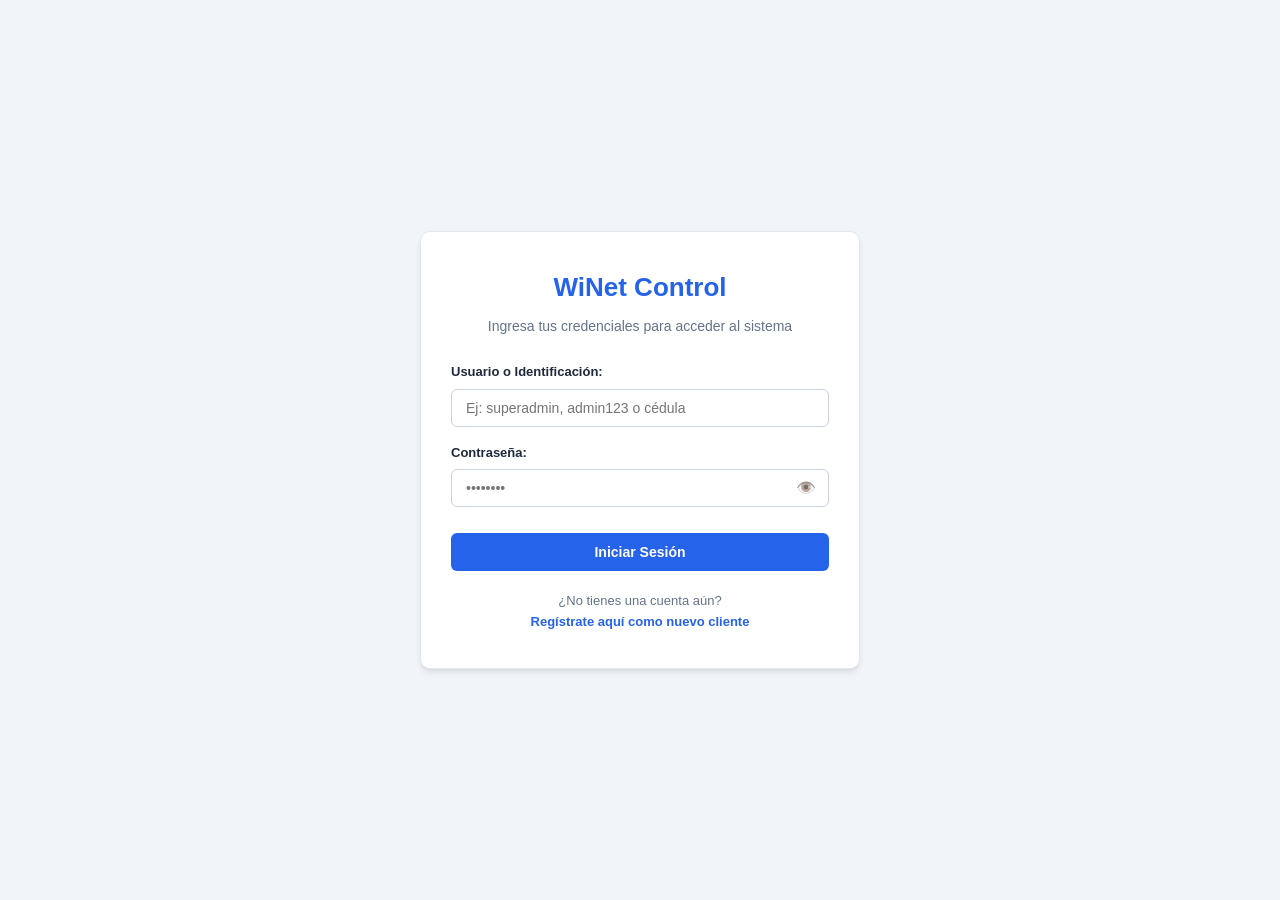
<file: index.html>
<!DOCTYPE html>
<html lang="es">
<head>
    <meta charset="UTF-8">
    <meta name="viewport" content="width=device-width, initial-scale=1.0">
    <meta http-equiv="refresh" content="0; url=nuevo_proaula/frontend/login.html">
    <title>WiNet Control - Telecomunicaciones</title>
    <script>
        window.location.replace("nuevo_proaula/frontend/login.html");
</script>
</head>
<body style="font-family: -apple-system, BlinkMacSystemFont, 'Segoe UI', Roboto, sans-serif; display: flex; justify-content: center; align-items: center; min-height: 100vh; margin: 0; background-color: #f1f5f9; color: #1e293b;">
    <div style="text-align: center; padding: 20px;">
        <h2 style="color: #2563eb; margin-bottom: 8px;">🌐 WiNet Control</h2>
        <p style="color: #64748b;">Iniciando plataforma de telecomunicaciones...</p>
        <p style="font-size: 14px; margin-top: 15px;">
            Si la página no carga en unos segundos, <a href="nuevo_proaula/frontend/login.html" style="color: #2563eb; font-weight: 600;">haz clic aquí para ingresar</a>.
        </p>
    </div>
</body>
</html>
</file>
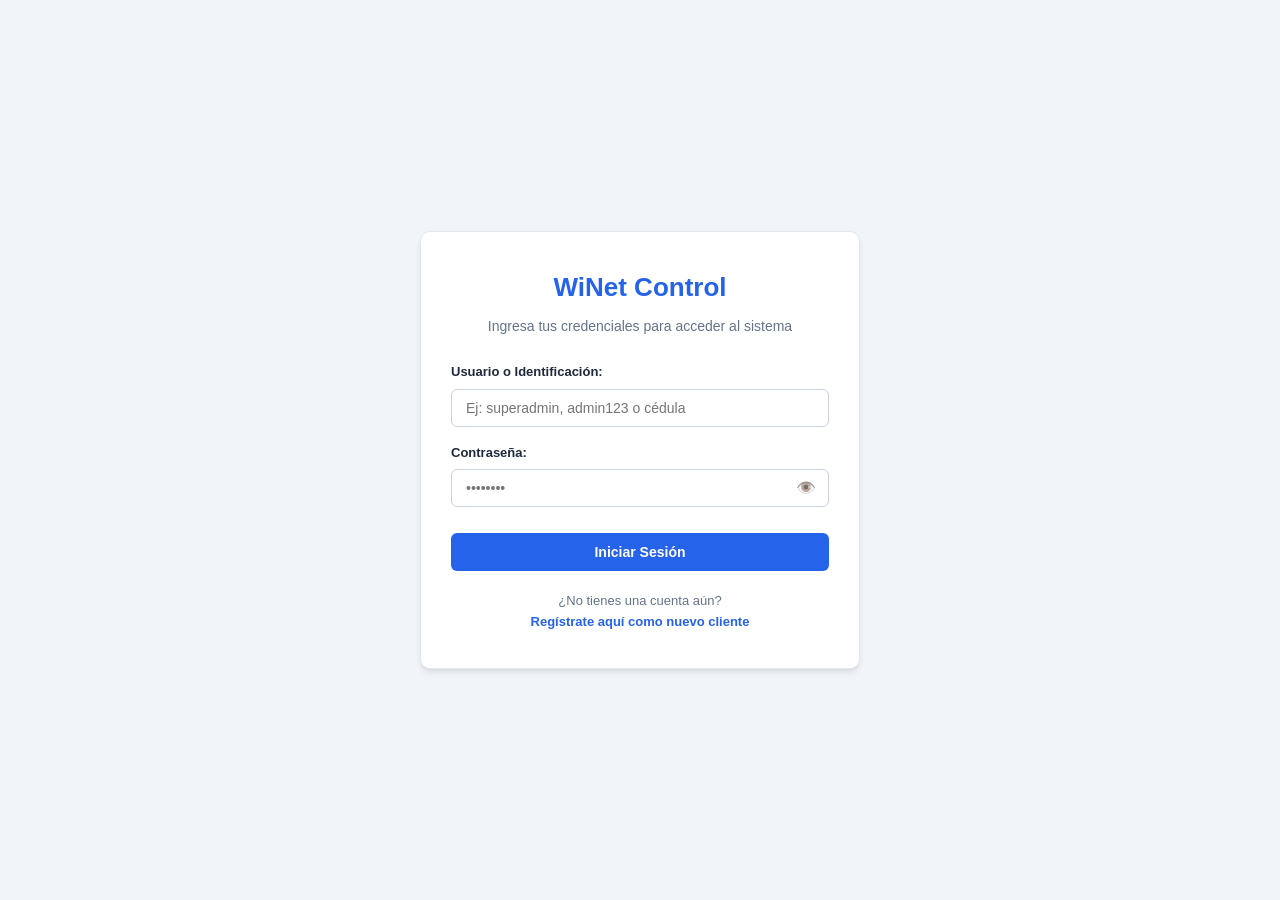
<file: nuevo_proaula/frontend/index.html>
<!DOCTYPE html>
<html lang="es">
<head>
    <meta charset="UTF-8">
    <meta http-equiv="refresh" content="0; url=login.html">
    <title>Redirigiendo a WiNet Control</title>
    <link rel="icon" href="data:,">
</head>
<body>
    <p>Redirigiendo a la pantalla de inicio de sesión... <a href="login.html">Haz clic aquí si no redirige automáticamente</a>.</p>
</body>
</html>
</file>
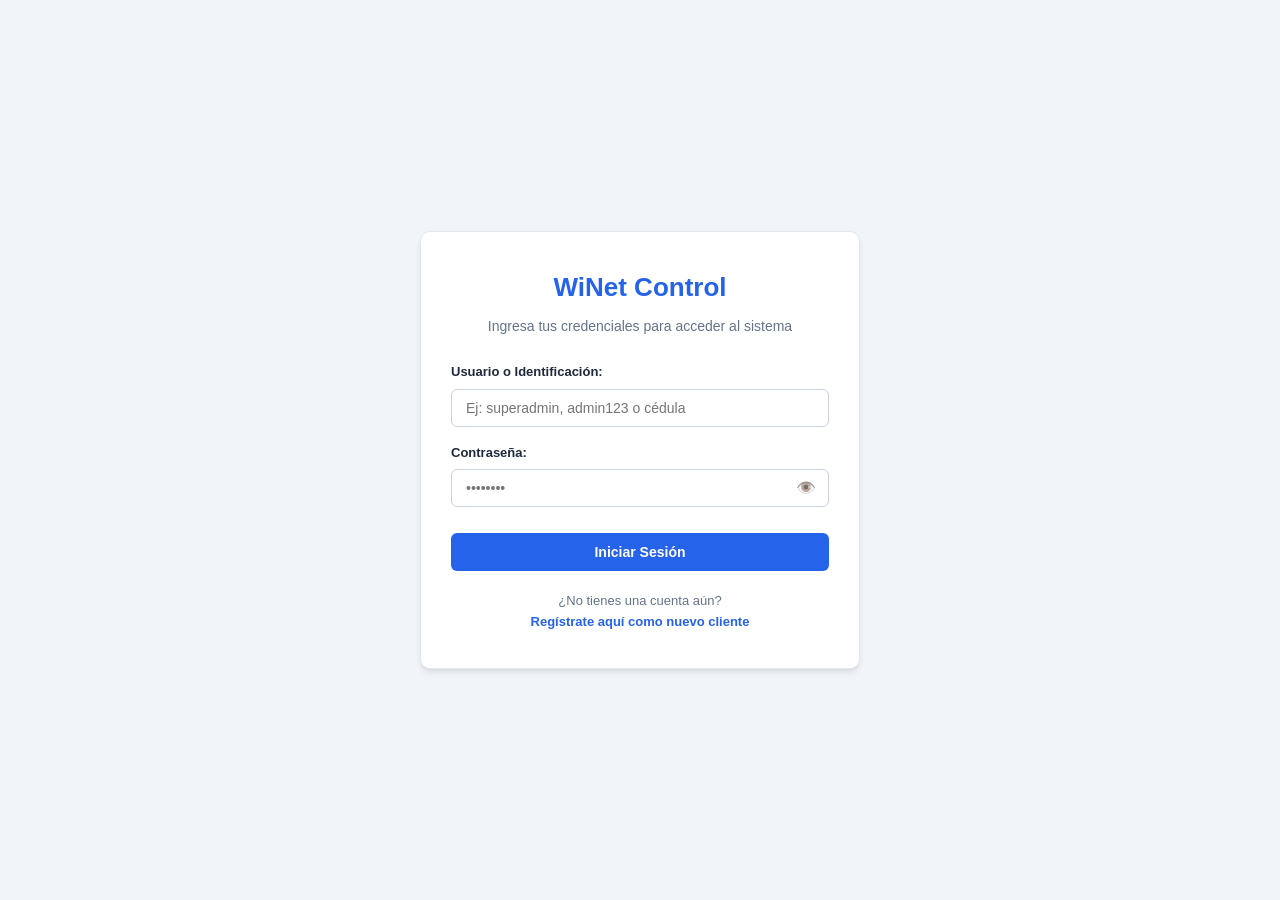
<file: nuevo_proaula/frontend/dashboard.html>
<!DOCTYPE html>
<html lang="es">
<head>
    <meta charset="UTF-8">
    <meta name="viewport" content="width=device-width, initial-scale=1.0">
    <title>Panel Principal - WiNet Control</title>
    <script>
        (function () {
            window.__ignorarLiveReloadHasta = 0;

            const fetchOriginal = window.fetch;
            if (fetchOriginal) {
                window.fetch = function (url, opciones) {
                    const metodo = (opciones && opciones.method) ? opciones.method.toUpperCase() : "GET";
                    if (metodo !== "GET") {
                        window.__ignorarLiveReloadHasta = Date.now() + 5000;
                    }
                    return fetchOriginal.apply(this, arguments).finally(function () {
                        if (metodo !== "GET") {
                            window.__ignorarLiveReloadHasta = Date.now() + 5000;
                        }
                    });
                };
            }

            const WSOriginal = window.WebSocket;
            if (WSOriginal) {
                window.WebSocket = function (url, protocols) {
                    const ws = protocols ? new WSOriginal(url, protocols) : new WSOriginal(url);
                    const addOriginal = ws.addEventListener.bind(ws);
                    let manejadorOnMessage = null;

                    ws.addEventListener = function (tipo, fn, opciones) {
                        if (tipo === "message" && typeof fn === "function") {
                            const envuelto = function (evento) {
                                if (evento && evento.data === "reload" && Date.now() < window.__ignorarLiveReloadHasta) {
                                    return;
                                }
                                return fn.apply(this, arguments);
                            };
                            return addOriginal(tipo, envuelto, opciones);
                        }
                        return addOriginal(tipo, fn, opciones);
                    };

                    Object.defineProperty(ws, "onmessage", {
                        configurable: true,
                        get: function () { return manejadorOnMessage; },
                        set: function (fn) {
                            manejadorOnMessage = fn;
                            ws.addEventListener("message", function (evento) {
                                if (typeof manejadorOnMessage === "function") {
                                    return manejadorOnMessage.call(ws, evento);
                                }
                            });
                        }
                    });
                    return ws;
                };
                window.WebSocket.prototype = WSOriginal.prototype;
                window.WebSocket.CONNECTING = WSOriginal.CONNECTING;
                window.WebSocket.OPEN = WSOriginal.OPEN;
                window.WebSocket.CLOSING = WSOriginal.CLOSING;
                window.WebSocket.CLOSED = WSOriginal.CLOSED;
            }
        })();
</script>
    <link rel="icon" href="data:,">
    <link rel="stylesheet" href="css/styles.css">
    <link rel="stylesheet" href="css/planes.css?v=51">
    <link rel="stylesheet" href="css/inicio.css?v=10">
    <link rel="stylesheet" href="css/facturacion-soporte.css?v=46">
    <link rel="stylesheet" href="css/consistencia.css?v=6">
</head>
<body onload="cargarDashboard()">

    <div class="dashboard-container">

        <aside class="sidebar">
            <div class="sidebar-logo">
                <span style="font-size: 24px;">🌐</span>
                <h2>WiNet Control</h2>
            </div>

            <nav class="sidebar-nav">
                <a href="#inicio" class="nav-link active" onclick="mostrarSeccion('inicio', this)">
                    <span>🏠</span> Inicio / Resumen
                </a>
                <a href="#clientes" class="nav-link" id="navLinkClientes" onclick="mostrarSeccion('clientes', this)">
                    <span>👥</span> Gestión de Clientes
                </a>
                <a href="#empresas" class="nav-link" id="navLinkEmpresas" onclick="mostrarSeccion('empresas', this)" style="display: none;">
                    <span>🏢</span> Empresas Clientes
                </a>
                <a href="#perfil" class="nav-link" id="navLinkPerfil" onclick="mostrarSeccion('perfil', this)">
                    <span>🙋</span> Mi perfil
                </a>
                <a href="#empleados" class="nav-link" id="navLinkEmpleados" onclick="mostrarSeccion('empleados', this)">
                    <span>👔</span> Gestión de Empleados
                </a>
                <a href="#planes" class="nav-link" id="navLinkPlanes" onclick="mostrarSeccion('planes', this)">
                    <span>📡</span> Catálogo de Planes
                </a>
                <a href="#facturas" class="nav-link" id="navLinkFacturacion" onclick="mostrarSeccion('facturas', this)">
                    <span>📄</span> Facturación
                </a>
                <a href="#soporte" class="nav-link" id="navLinkSoporte" onclick="mostrarSeccion('soporte', this)">
                    <span>🎧</span> Mesa de Ayuda
                </a>
                <a href="#soporte-plataforma" class="nav-link" id="navLinkSoportePlataforma" onclick="mostrarSeccion('soporte-plataforma', this)" style="display: none;">
                    <span>🛠️</span> Reportar Problema
                </a>
            </nav>

            <div class="sidebar-footer">
                <button onclick="cerrarSesion()" class="btn btn-danger">
                    Cerrar Sesión
                </button>
            </div>
        </aside>

        <div class="main-wrapper">

            <header class="topbar">
                <div class="topbar-titulo">
                    <span class="topbar-icono">📡</span>
                    <div class="topbar-textos">
                        <h3 class="topbar-titulo-texto">Sistema de Gestión de Telecomunicaciones</h3>
                        <span class="topbar-subtitulo">WiNet Control · suscriptores, planes, facturación y soporte</span>
                    </div>
                    <span id="dashSucursalBadge" class="badge-scope topbar-sede">Sede Principal</span>
                </div>

                <div style="display: flex; align-items: center; gap: 14px;">
                    <div id="notifContenedor" class="notif-contenedor">
                        <button type="button" class="notif-btn" onclick="alternarPanelNotificaciones(event)" title="Notificaciones">
                            <span>🔔</span>
                            <span id="notifBadge" class="notif-badge" style="display: none;">0</span>
                        </button>
                        <div id="notifDropdown" class="notif-dropdown" style="display: none;">
                            <div class="notif-dropdown-header">
                                <strong>Notificaciones</strong>
                                <button type="button" class="notif-leer-todas" onclick="marcarTodasNotificacionesLeidas()">Marcar todas leídas</button>
                            </div>
                            <div id="notifLista" class="notif-lista">
                                <div class="notif-vacia">No tienes notificaciones por ahora.</div>
                            </div>
                        </div>
                    </div>

                    <div class="user-badge">
                        <div id="dashAvatar" class="user-avatar">U</div>
                        <div class="user-details">
                            <div style="display: flex; align-items: center; gap: 8px;">
                                <h4 id="dashNombreHeader">Usuario Conectado</h4>
                                <span id="dashRolBadge" class="badge badge-cliente">CLIENTE</span>
                            </div>
                            <span id="dashCorreoHeader">cargando correo...</span>
                        </div>
                    </div>
                </div>
            </header>

            <main class="content-area">

                <div id="seccion-inicio" class="seccion-modulo">

                    <div class="inicio-hero">
                        <div class="inicio-hero-contenido">
                            <div class="inicio-hero-icono" id="inicioIcono">👋</div>

                            <div class="inicio-hero-texto">
                                <h2 class="inicio-hero-saludo" id="inicioSaludo">¡Hola de nuevo!</h2>
                                <p class="inicio-hero-detalle" id="dashDescBienvenida">
                                    Bienvenido al panel principal de WiNet Control.
                                </p>
                                <div class="inicio-hero-chips">
                                    <span class="inicio-chip" id="inicioChipRol">👤 Usuario</span>
                                    <span class="inicio-chip" id="inicioChipSucursal">🏢 Sucursal</span>
                                </div>
                            </div>

                            <div class="inicio-hero-fecha">
                                <strong id="inicioFechaDia">—</strong>
                                <span id="inicioFechaHora">—</span>
                            </div>
                        </div>
                    </div>

                    <div class="kpi-titulo">
                        <h3>Resumen de tu operación</h3>
                        <span id="kpiActualizado"></span>
                    </div>
                    <div id="dashStatsGrid" class="kpi-grid">

                    </div>

                </div>

                <div id="seccion-clientes" class="seccion-modulo" style="display: none;">
                    <div class="modulo-cabecera">
                        <div class="cli-titulo">
                            <span class="cli-icono">👥</span>
                            <div>
                                <h3>Gestión de Clientes</h3>
                                <p class="modulo-subtitulo">Administración de suscriptores, planes y estados de conexión (WiNet Control).</p>
                            </div>
                        </div>
                        <button type="button" class="btn btn-primary btn-auto" onclick="abrirModalNuevo()">➕ Nuevo cliente</button>
                    </div>

                    <div class="cli-chips">
                        <span class="chip chip-total">👥 Total: <strong id="chipTotal">0</strong></span>
                        <span class="chip chip-activos">✅ Activos: <strong id="chipActivos">0</strong></span>
                        <span class="chip chip-inactivos">⛔ Inactivos: <strong id="chipInactivos">0</strong></span>
                    </div>

                    <div class="modulo-toolbar">
                        <input type="text" id="buscarCliente" class="campo-busqueda"
                               placeholder="🔍  Buscar por cédula o nombre..." oninput="alEscribirBusqueda()">

                        <select id="filtroEstado" onchange="filtrarClientes()">
                            <option value="todos">Todos los estados</option>
                            <option value="activos">Solo activos</option>
                            <option value="inactivos">Solo inactivos</option>
                        </select>

                        <button type="button" class="btn btn-secondary btn-auto" onclick="recargarClientes(this)" title="Volver a pedir la lista al servidor">🔄 Recargar</button>

                        <span class="contador-clientes">Mostrando <strong id="totalClientes">0</strong></span>
                    </div>

                    <table class="tabla-clientes">
                        <thead>
                            <tr>
                                <th>Cédula</th>
                                <th>Suscriptor</th>
                                <th>Correo electrónico</th>
                                <th>Plan asignado</th>
                                <th>Estado</th>
                                <th>Acciones</th>
                            </tr>
                        </thead>
                        <tbody id="tablaClientes"></tbody>
                    </table>

                    <div id="paginacion" class="paginacion"></div>

                    <div id="modalCliente" class="modal-cli-fondo">
                        <div class="modal-cli-caja">

                            <h3 id="modalTitulo">➕ Registrar Nuevo Cliente</h3>

                            <p class="nota-obligatorio">Todos los campos son obligatorios.</p>

                            <div class="form-row">
                                <div class="form-group">
                                    <label for="editIdentificacion">Cédula / Identificación <span class="obligatorio">*</span></label>
                                    <input type="text" id="editIdentificacion" placeholder="Ej. 1047289123" maxlength="10" inputmode="numeric" oninput="soloNumeros(this)" required>
                                </div>
                                <div class="form-group">
                                    <label for="editNombre">Nombre <span class="obligatorio">*</span></label>
                                    <input type="text" id="editNombre" placeholder="Ej. Gyanela" required>
                                </div>
                            </div>

                            <div class="form-row">
                                <div class="form-group">
                                    <label for="editApellido">Apellido <span class="obligatorio">*</span></label>
                                    <input type="text" id="editApellido" placeholder="Ej. Meza" required>
                                </div>
                                <div class="form-group">
                                    <label for="editCorreo">Correo electrónico <span class="obligatorio">*</span></label>
                                    <input type="email" id="editCorreo" placeholder="Ej. gyanela@winetcontrol.com" required>
                                </div>
                            </div>

                            <div class="form-row">
                                <div class="form-group">
                                    <label for="editTelefono">Teléfono / Móvil <span class="obligatorio">*</span></label>
                                    <input type="text" id="editTelefono" placeholder="Ej. 3001234567" maxlength="10" inputmode="numeric" oninput="soloNumeros(this)" required>
                                </div>
                                <div class="form-group">
                                    <label for="editPlan">Plan asignado <span class="obligatorio">*</span></label>

                                    <select id="editPlan" required></select>
                                </div>
                            </div>

                            <div class="form-row">
                                <div class="form-group">
                                    <label for="editDireccion">Dirección de residencia</label>
                                    <input type="text" id="editDireccion" placeholder="Ej. Calle 10 # 20-30">
                                </div>
                                <div class="form-group">
                                    <label for="editEstado">Estado del servicio <span class="obligatorio">*</span></label>
                                    <select id="editEstado" required>
                                        <option>Activo</option>
                                        <option>Inactivo</option>
                                    </select>
                                </div>
                            </div>

                            <div class="modal-cli-acciones">
                                <button type="button" class="btn btn-secondary btn-auto" onclick="cerrarModal()">Cancelar</button>
                                <button type="button" class="btn btn-primary btn-auto" onclick="guardarCliente()">Guardar</button>
                            </div>

                        </div>
                    </div>

                </div>

                <div id="seccion-perfil" class="seccion-modulo" style="display: none;">

                    <div class="modulo-cabecera">
                        <div class="cli-titulo">
                            <span class="cli-icono">🙋</span>
                            <div>
                                <h3>Mis datos</h3>
                                <p class="modulo-subtitulo">Aquí puedes consultar y actualizar tu información personal.</p>
                            </div>
                        </div>
                    </div>

                    <div class="perfil-envoltura">
                    <div class="perfil-tarjeta">

                        <div class="form-row">
                            <div class="form-group">
                                <label for="perfilIdentificacion">Cédula / Identificación</label>
                                <input type="text" id="perfilIdentificacion" readonly>
                            </div>
                            <div class="form-group">
                                <label for="perfilNombre">Nombre</label>
                                <input type="text" id="perfilNombre" placeholder="Ej. Alejandro">
                            </div>
                        </div>

                        <div class="form-row">
                            <div class="form-group">
                                <label for="perfilApellido">Apellido</label>
                                <input type="text" id="perfilApellido" placeholder="Ej. Escudero">
                            </div>
                            <div class="form-group">
                                <label for="perfilCorreo">Correo electrónico</label>
                                <input type="email" id="perfilCorreo" placeholder="Ej. correo@dominio.com">
                            </div>
                        </div>

                        <div class="form-row">
                            <div class="form-group">
                                <label for="perfilTelefono">Teléfono / Móvil</label>
                                <input type="text" id="perfilTelefono" maxlength="10" inputmode="numeric" oninput="soloNumeros(this)" placeholder="Ej. 3001234567">
                            </div>
                            <div class="form-group">
                                <label for="perfilDireccion">Dirección</label>
                                <input type="text" id="perfilDireccion" placeholder="Ej. Calle 10 # 20-30">
                            </div>
                        </div>

                        <div class="form-row">
                            <div class="form-group">
                                <label for="perfilContrasena">Nueva contraseña</label>
                                <input type="password" id="perfilContrasena" placeholder="Déjala vacía si no quieres cambiarla">
                            </div>
                            <div class="form-group">
                                <label for="perfilContrasena2">Confirmar contraseña</label>
                                <input type="password" id="perfilContrasena2" placeholder="Repite la nueva contraseña">
                            </div>
                        </div>

                        <p class="nota-obligatorio perfil-nota">La contraseña debe tener mínimo 6 caracteres e incluir letras y números.</p>

                        <div class="perfil-acciones">
                            <button type="button" class="btn btn-primary btn-auto" onclick="guardarPerfil()">Guardar mis datos</button>
                        </div>

                    </div>
                    </div>
                </div>

                <div id="seccion-empleados" class="seccion-modulo" style="display: none;">

                    <div class="modulo-cabecera">
                        <div class="cli-titulo">
                            <span class="cli-icono">👔</span>
                            <div>
                                <h3>Gestión de Empleados</h3>
                                <p class="modulo-subtitulo">Personal de la empresa: cargos, sucursales y estado laboral.</p>
                            </div>
                        </div>
                        <button type="button" class="btn btn-primary btn-auto" onclick="abrirModalEmpleadoNuevo()">➕ Nuevo empleado</button>
                    </div>

                    <div class="cli-chips">
                        <span class="chip chip-total">👔 Total: <strong id="empChipTotal">0</strong></span>
                        <span class="chip chip-activos">✅ Activos: <strong id="empChipActivos">0</strong></span>
                        <span class="chip chip-inactivos">⛔ Inactivos: <strong id="empChipInactivos">0</strong></span>
                    </div>

                    <div class="modulo-toolbar">
                        <input type="text" id="buscarEmpleado" class="campo-busqueda"
                               placeholder="🔍  Buscar por cédula o nombre..." oninput="filtrarEmpleados()">

                        <select id="filtroEstadoEmpleado" onchange="filtrarEmpleados()">
                            <option value="todos">Todos los estados</option>
                            <option value="activos">Solo activos</option>
                            <option value="inactivos">Solo inactivos</option>
                        </select>

                        <button type="button" class="btn btn-secondary btn-auto" onclick="recargarEmpleados(this)" title="Volver a pedir la lista al servidor">🔄 Recargar</button>

                        <span class="contador-clientes">Mostrando <strong id="empTotal">0</strong></span>
                    </div>

                    <div class="tabla-empleados-envoltura">
                    <table class="tabla-clientes">
                        <thead>
                            <tr>
                                <th>Cédula</th>
                                <th>Empleado</th>
                                <th>Correo electrónico</th>
                                <th>Cargo</th>
                                <th>Sucursal</th>
                                <th>Estado</th>
                                <th>Acciones</th>
                            </tr>
                        </thead>
                        <tbody id="tablaEmpleados"></tbody>
                    </table>
                    </div>

                    <div id="empPaginacion" class="paginacion"></div>

                    <div id="modalEmpleado" class="modal-cli-fondo">
                        <div class="modal-cli-caja">

                            <h3 id="modalEmpleadoTitulo">➕ Registrar Nuevo Empleado</h3>
                            <p class="nota-obligatorio">Todos los campos son obligatorios.</p>

                            <div class="form-row">
                                <div class="form-group">
                                    <label for="empIdentificacion">Cédula / Identificación <span class="obligatorio">*</span></label>
                                    <input type="text" id="empIdentificacion" placeholder="Ej. 1020304050" maxlength="10" inputmode="numeric" oninput="soloNumeros(this)" required>
                                </div>
                                <div class="form-group">
                                    <label for="empNombre">Nombre <span class="obligatorio">*</span></label>
                                    <input type="text" id="empNombre" placeholder="Ej. Carlos" required>
                                </div>
                            </div>

                            <div class="form-row">
                                <div class="form-group">
                                    <label for="empApellido">Apellido <span class="obligatorio">*</span></label>
                                    <input type="text" id="empApellido" placeholder="Ej. Pineda" required>
                                </div>
                                <div class="form-group">
                                    <label for="empCorreo">Correo electrónico <span class="obligatorio">*</span></label>
                                    <input type="email" id="empCorreo" placeholder="Ej. carlos@winetcontrol.com" required>
                                </div>
                            </div>

                            <div class="form-row">
                                <div class="form-group">
                                    <label for="empTelefono">Teléfono / Móvil <span class="obligatorio">*</span></label>
                                    <input type="text" id="empTelefono" placeholder="Ej. 3005556677" maxlength="10" inputmode="numeric" oninput="soloNumeros(this)" required>
                                </div>
                                <div class="form-group" id="filaEmpRol" style="display: none;">
                                    <label for="empRol">Tipo de usuario <span class="obligatorio">*</span></label>
                                    <select id="empRol" onchange="alCambiarRolEmpleado()">
                                        <option value="EMPLEADO">Empleado (escoger rol de empleado)</option>
                                        <option value="ADMIN">Administrador (permisos de administrador)</option>
                                    </select>
                                </div>
                            </div>

                            <div class="form-row">
                                <div class="form-group" id="grupoEmpCargo">
                                    <label for="empCargo">Rol / Cargo del empleado <span class="obligatorio">*</span></label>
                                    <select id="empCargo" required>
                                        <option>Técnico de campo</option>
                                        <option>Técnico de red</option>
                                        <option>Atención al cliente</option>
                                        <option>Supervisor</option>
                                        <option>Administrativo</option>
                                    </select>
                                </div>
                                <div class="form-group">
                                    <label for="empSucursal">Sucursal <span class="obligatorio">*</span></label>
                                    <select id="empSucursal" required>
                                        <option>Sucursal Local Norte</option>
                                        <option>Sucursal Centro</option>
                                        <option>Sucursal Sur</option>
                                    </select>
                                </div>
                            </div>

                            <div class="form-row">
                                <div class="form-group">
                                    <label for="empEstado">Estado del empleado <span class="obligatorio">*</span></label>
                                    <select id="empEstado" required>
                                        <option>Activo</option>
                                        <option>Inactivo</option>
                                    </select>
                                </div>
                            </div>

                            <div class="modal-cli-acciones">
                                <button type="button" class="btn btn-secondary btn-auto" onclick="cerrarModalEmpleado()">Cancelar</button>
                                <button type="button" class="btn btn-primary btn-auto" onclick="guardarEmpleado()">Guardar</button>
                            </div>

                        </div>
                    </div>
                </div>

                <div id="seccion-planes" class="seccion-modulo" style="display: none;">

                    <div class="modulo-planes">

                        <div class="modulo-cabecera">
                            <div class="modulo-titulo">
                                <span class="modulo-icono">📡</span>
                                <div class="modulo-titulo-texto">
                                    <h3 class="titulo-panel">Catálogo de Planes y Servicios</h3>
                                    <p id="descripcionPlanes">
                                        Planes comerciales de fibra óptica. Un plan <strong>activo</strong> puede
                                        contratarse; uno <strong>inactivo</strong> queda fuera del catálogo de contratación.
                                    </p>
                                </div>
                            </div>

                            <div id="barraAdminPlanes" class="plan-barra-admin" style="display: none;">
                                <button type="button" class="btn btn-primary btn-auto" onclick="abrirFormularioNuevo()">➕ Nuevo plan</button>
                            </div>
                        </div>

                        <div class="plan-resumen" id="resumenPlanes"></div>

                        <div class="modulo-toolbar" id="toolbarPlanes">
                            <input type="text" id="buscarPlan" class="campo-busqueda"
                                   placeholder="🔍  Buscar por código, nombre o velocidad..." oninput="filtrarPlanes()">

                            <select id="filtroEstadoPlan" onchange="filtrarPlanes()">
                                <option value="todos">Todos los estados</option>
                                <option value="activos">Solo activos</option>
                                <option value="inactivos">Solo inactivos</option>
                            </select>

                            <button type="button" class="btn btn-secondary btn-auto" onclick="recargarPlanes(this)"
                                    title="Volver a pedir el catálogo al servidor">🔄 Recargar</button>

                            <span class="contador-clientes">Mostrando <strong id="planMostrando">0</strong></span>
                        </div>

                        <div id="modalPlan" class="modal-cli-fondo" onclick="if(event.target===this){cerrarFormularioPlan();}">
                            <div class="modal-cli-caja">

                                <h3 id="tituloFormularioPlan">➕ Nuevo plan</h3>
                                <p class="nota-obligatorio">Los campos marcados con <span class="obligatorio">*</span> son obligatorios.</p>

                                <form id="panelFormularioPlan" onsubmit="guardarFormularioPlan(event)">
                                    <input type="hidden" id="formCodigoOriginal">

                                    <div class="form-row">
                                        <div class="form-group">
                                            <label for="formCodigo">Código <span class="obligatorio">*</span></label>
                                            <input type="number" id="formCodigo" min="1" required placeholder="Ej. 105">
                                        </div>
                                        <div class="form-group">
                                            <label for="formNombre">Nombre del plan <span class="obligatorio">*</span></label>
                                            <input type="text" id="formNombre" required placeholder="Ej. Plan Fibra 400M">
                                        </div>
                                    </div>

                                    <div class="form-row">
                                        <div class="form-group">
                                            <label for="formVelocidad">Velocidad <span class="obligatorio">*</span></label>
                                            <input type="text" id="formVelocidad" required placeholder="Ej. 400 Mbps">
                                        </div>
                                        <div class="form-group">
                                            <label for="formPrecio">Precio mensual (COP) <span class="obligatorio">*</span></label>
                                            <input type="number" id="formPrecio" min="0" step="100" required placeholder="Ej. 149900">
                                        </div>
                                    </div>

                                    <div class="form-group">
                                        <label for="formDescripcion">Descripción (opcional)</label>
                                        <input type="text" id="formDescripcion" placeholder="Ej. Ideal para hogares con varios dispositivos">
                                    </div>

                                    <div class="modal-cli-acciones">
                                        <button type="button" class="btn btn-secondary btn-auto" onclick="cerrarFormularioPlan()">Cancelar</button>
                                        <button type="submit" class="btn btn-primary btn-auto">Guardar plan</button>
                                    </div>
                                </form>

                            </div>
                        </div>

                        <div class="tabla-planes-wrapper" id="tablaPlanesWrapper">
                            <table class="tabla-planes">
                                <thead>
                                    <tr>
                                        <th>Código</th>
                                        <th>Plan</th>
                                        <th>Velocidad</th>
                                        <th>Precio</th>
                                        <th>Estado</th>
                                        <th id="thAccionesPlanes">Acciones</th>
                                    </tr>
                                </thead>
                                <tbody id="tablaPlanesBody">
                                    <tr>
                                        <td colspan="6" style="text-align:center; padding: 28px; color: #64748b;">
                                            Cargando planes...
                                        </td>
                                    </tr>
                                </tbody>
                            </table>
                        </div>

                        <div id="panelContratacion" class="plan-contratacion" style="display: none;">
                            <h4>🎯 Contrata tu plan</h4>
                            <p>Todavía no tienes un plan asignado. Elige uno de los planes activos y actívalo al instante.</p>
                            <div class="plan-contratacion-fila">
                                <select id="selectPlanContratar"></select>
                                <button type="button" class="btn btn-primary" onclick="contratarPlan()">Contratar plan</button>
                            </div>
                        </div>

                        <div id="panelPlanActual" class="plan-tarjeta-contenedor" style="display: none;">
                            <div id="detallePlanActual" class="plan-tarjeta"></div>
                            <div id="otrosPlanesDisponibles" style="margin-top: 20px;"></div>
                        </div>

                    </div>
                </div>

                <div id="seccion-facturas" class="seccion-modulo" style="display: none;">

                </div>

                <div id="seccion-soporte" class="seccion-modulo" style="display: none;">

                </div>

                <div id="seccion-empresas" class="seccion-modulo" style="display: none;">
                    <div class="modulo-cabecera">
                        <div class="cli-titulo">
                            <span class="cli-icono">🏢</span>
                            <div>
                                <h3>Empresas Clientes (SaaS)</h3>
                                <p class="modulo-subtitulo">Empresas a las que vendes la plataforma WiNet Control. Si desactivas una empresa, su administrador será bloqueado por pago pendiente.</p>
                            </div>
                        </div>
                        <button type="button" class="btn btn-primary btn-auto" onclick="abrirModalNuevaEmpresa()">➕ Nueva empresa</button>
                    </div>

                    <div class="cli-chips">
                        <span class="chip chip-total">🏢 Total: <strong id="empChipEmpresasTotal">0</strong></span>
                        <span class="chip chip-activos">✅ Activas: <strong id="empChipEmpresasActivas">0</strong></span>
                        <span class="chip chip-inactivos">⛔ Suspendidas: <strong id="empChipEmpresasInactivas">0</strong></span>
                    </div>

                    <div class="modulo-toolbar">
                        <input type="text" id="buscarEmpresa" class="campo-busqueda"
                               placeholder="🔍  Buscar por nombre, NIT, ID o administrador..." oninput="filtrarEmpresas()">

                        <select id="filtroEstadoEmpresa" onchange="filtrarEmpresas()">
                            <option value="todos">Todos los estados</option>
                            <option value="activos">Solo activas</option>
                            <option value="inactivos">Solo suspendidas</option>
                        </select>

                        <button type="button" class="btn btn-secondary btn-auto" onclick="cargarEmpresas()">🔄 Recargar</button>
                        <span class="contador-clientes">Mostrando <strong id="totalEmpresasMostradas">0</strong></span>
                    </div>

                    <table class="tabla-clientes">
                        <thead>
                            <tr>
                                <th>ID / NIT</th>
                                <th>Empresa Cliente</th>
                                <th>Administrador</th>
                                <th>Plan SaaS</th>
                                <th>Operación</th>
                                <th>Estado</th>
                                <th>Acciones</th>
                            </tr>
                        </thead>
                        <tbody id="tablaEmpresas"></tbody>
                    </table>

                    <div id="modalEmpresa" class="modal-cli-fondo">
                        <div class="modal-cli-caja" style="max-width: 680px;">
                            <h3 id="modalEmpresaTitulo">🏢 Registrar Nueva Empresa Cliente</h3>
                            <p class="nota-obligatorio">Campos marcados con * son obligatorios.</p>

                            <div class="form-row">
                                <div class="form-group">
                                    <label for="empCliNombre">Nombre de la Empresa <span class="obligatorio">*</span></label>
                                    <input type="text" id="empCliNombre" placeholder="Ej. FibraCosta Telecom S.A.S.">
                                </div>
                                <div class="form-group">
                                    <label for="empCliNit">NIT <span class="obligatorio">*</span></label>
                                    <input type="text" id="empCliNit" placeholder="Ej. 901555444-1">
                                </div>
                            </div>

                            <div class="form-row">
                                <div class="form-group">
                                    <label for="empCliCorreo">Correo Empresarial <span class="obligatorio">*</span></label>
                                    <input type="email" id="empCliCorreo" placeholder="contacto@empresa.com">
                                </div>
                                <div class="form-group">
                                    <label for="empCliTelefono">Teléfono <span class="obligatorio">*</span></label>
                                    <input type="text" id="empCliTelefono" maxlength="10" oninput="soloNumeros(this)" placeholder="3001234567">
                                </div>
                            </div>

                            <div class="form-row">
                                <div class="form-group">
                                    <label for="empCliDireccion">Dirección</label>
                                    <input type="text" id="empCliDireccion" placeholder="Dirección sede principal">
                                </div>
                                <div class="form-group">
                                    <label for="empCliPlan">Plan SaaS Vendido</label>
                                    <select id="empCliPlan">
                                        <option>Plan SaaS Básico</option>
                                        <option>Plan SaaS Pro</option>
                                        <option selected>Plan SaaS Empresarial</option>
                                    </select>
                                </div>
                            </div>

                            <div class="form-row">
                                <div class="form-group">
                                    <label for="empCliPrecio">Mensualidad ($ COP)</label>
                                    <input type="number" id="empCliPrecio" value="250000" min="0">
                                </div>
                                <div class="form-group">
                                    <label for="empCliEstado">Estado del Servicio</label>
                                    <select id="empCliEstado">
                                        <option>Activo</option>
                                        <option>Inactivo</option>
                                    </select>
                                </div>
                            </div>

                            <div id="bloqueAdminNuevaEmpresa" style="margin-top: 10px; padding-top: 12px; border-top: 1px dashed #cbd5e1;">
                                <h4 style="font-size: 14px; color: #1d4ed8; margin-bottom: 10px;">👤 Cuenta de Administrador de la Empresa</h4>
                                <div class="form-row">
                                    <div class="form-group">
                                        <label for="empAdminId">Cédula / Usuario Admin <span class="obligatorio">*</span></label>
                                        <input type="text" id="empAdminId" maxlength="10" oninput="soloNumeros(this)" placeholder="Ej. 1000000003">
                                    </div>
                                    <div class="form-group">
                                        <label for="empAdminClave">Contraseña Inicial <span class="obligatorio">*</span></label>
                                        <input type="password" id="empAdminClave" placeholder="Mín. 6 caracteres (letras y números)">
                                    </div>
                                </div>
                                <div class="form-row">
                                    <div class="form-group">
                                        <label for="empAdminNombre">Nombre Admin <span class="obligatorio">*</span></label>
                                        <input type="text" id="empAdminNombre" placeholder="Nombre">
                                    </div>
                                    <div class="form-group">
                                        <label for="empAdminApellido">Apellido Admin <span class="obligatorio">*</span></label>
                                        <input type="text" id="empAdminApellido" placeholder="Apellido">
                                    </div>
                                </div>
                                <div class="form-row">
                                    <div class="form-group">
                                        <label for="empAdminCorreo">Correo Admin <span class="obligatorio">*</span></label>
                                        <input type="email" id="empAdminCorreo" placeholder="admin@empresa.com">
                                    </div>
                                    <div class="form-group">
                                        <label for="empAdminTelefono">Teléfono Admin</label>
                                        <input type="text" id="empAdminTelefono" maxlength="10" oninput="soloNumeros(this)" placeholder="3001112233">
                                    </div>
                                </div>
                            </div>

                            <div class="modal-cli-acciones">
                                <button type="button" class="btn btn-secondary btn-auto" onclick="cerrarModalEmpresa()">Cancelar</button>
                                <button type="button" class="btn btn-primary btn-auto" onclick="guardarEmpresa()">Guardar Empresa</button>
                            </div>
                        </div>
                    </div>
                </div>

                <div id="seccion-soporte-plataforma" class="seccion-modulo" style="display: none;">

                </div>

            </main>
        </div>
    </div>

    <div id="comprobanteModal" class="comprobante-modal"></div>

    <script src="js/config.js?v=49"></script>
    <script src="js/errores.js?v=1"></script>
    <script src="js/app.js?v=69"></script>
    <script src="js/empresas.js?v=1"></script>
    <script src="js/planes.js?v=52"></script>
    <script src="js/facturacion-soporte.js?v=50"></script>
    <script>
        function mostrarSeccion(nombreSeccion, enlaceClickeado) {

            const sesion = JSON.parse(localStorage.getItem("sesionActiva") || "null");
            if (sesion && typeof seccionPermitida === "function"
                && !seccionPermitida(nombreSeccion, sesion.rol)) {
                nombreSeccion = "inicio";
                enlaceClickeado = document.querySelector('.nav-link[href="#inicio"]');
            }

            const secciones = document.querySelectorAll('.seccion-modulo');
            secciones.forEach(sec => sec.style.display = 'none');

            const seccionAMostrar = document.getElementById('seccion-' + nombreSeccion);
            if (seccionAMostrar) {
                seccionAMostrar.style.display = 'block';
            }

            if (nombreSeccion === "inicio") {
                const sesion = JSON.parse(localStorage.getItem("sesionActiva") || "null");
                if (sesion && typeof renderizarEstadisticasPorRol === "function") {
                    renderizarEstadisticasPorRol(sesion);
                }
            }

            if (nombreSeccion === "clientes") {

                const sesion = JSON.parse(localStorage.getItem("sesionActiva") || "null");
                if (sesion && sesion.rol === "CLIENTE") {
                    mostrarSeccion("perfil", document.querySelector('.nav-link[href="#perfil"]'));
                    return;
                }
                if (sesion && sesion.rol === "SUPERADMIN") {
                    mostrarSeccion("empresas", document.querySelector('.nav-link[href="#empresas"]'));
                    return;
                }
                cargarClientes();
            }

            if (nombreSeccion === "empresas" && typeof cargarEmpresas === "function") {
                cargarEmpresas();
            }

            if (nombreSeccion === "perfil" && typeof cargarPerfil === "function") {
                cargarPerfil();
            }

            if (nombreSeccion === "empleados" && typeof cargarEmpleados === "function") {
                cargarEmpleados();
            }

            if (nombreSeccion === "planes" && typeof cargarPlanes === "function") {
                cargarPlanes();
            }

            if (nombreSeccion === "facturas" && typeof cargarModuloFacturas === "function") {
                cargarModuloFacturas();
            }

            if (nombreSeccion === "soporte" && typeof cargarModuloSoporte === "function") {
                cargarModuloSoporte();
            }

            if (nombreSeccion === "soporte-plataforma" && typeof cargarModuloSoportePlataforma === "function") {
                cargarModuloSoportePlataforma();
            }

            if (typeof cargarNotificacionesWeb === "function") {
                cargarNotificacionesWeb();
            }

            const enlaces = document.querySelectorAll('.nav-link');
            enlaces.forEach(link => link.classList.remove('active'));
            if (enlaceClickeado) {
                enlaceClickeado.classList.add('active');
            }

            sessionStorage.setItem("seccionAbierta", nombreSeccion);
        }

        document.addEventListener("DOMContentLoaded", function () {
            const delHash = (window.location.hash || "").replace("#", "");
            const guardada = sessionStorage.getItem("seccionAbierta") || "";
            let seccion = delHash !== "" ? delHash : (guardada !== "" ? guardada : "inicio");

            const sesion = JSON.parse(localStorage.getItem("sesionActiva") || "null");
            if (sesion && typeof seccionPermitida === "function"
                && !seccionPermitida(seccion, sesion.rol)) {
                seccion = "inicio";
            }

            const enlace = document.querySelector('.nav-link[href="#' + seccion + '"]');
            mostrarSeccion(seccion, enlace);
        });
</script>

                    <div id="modalConfirmar" class="confirma-cli-fondo">
                        <div class="confirma-cli-caja">

                            <div class="confirma-cli-icono">⚠️</div>

                            <h3 id="confirmaTitulo" class="confirma-cli-titulo">Eliminar cliente</h3>
                            <p id="confirmaMensaje" class="confirma-cli-mensaje">¿Seguro?</p>

                            <div class="confirma-cli-acciones">
                                <button type="button" class="btn btn-secondary btn-auto" onclick="responderConfirmacion(false)">Cancelar</button>
                                <button type="button" class="btn btn-primary btn-auto confirma-cli-peligro" onclick="responderConfirmacion(true)">Sí, eliminar</button>
                            </div>

                        </div>
                    </div>

</body>
</html>
</file>
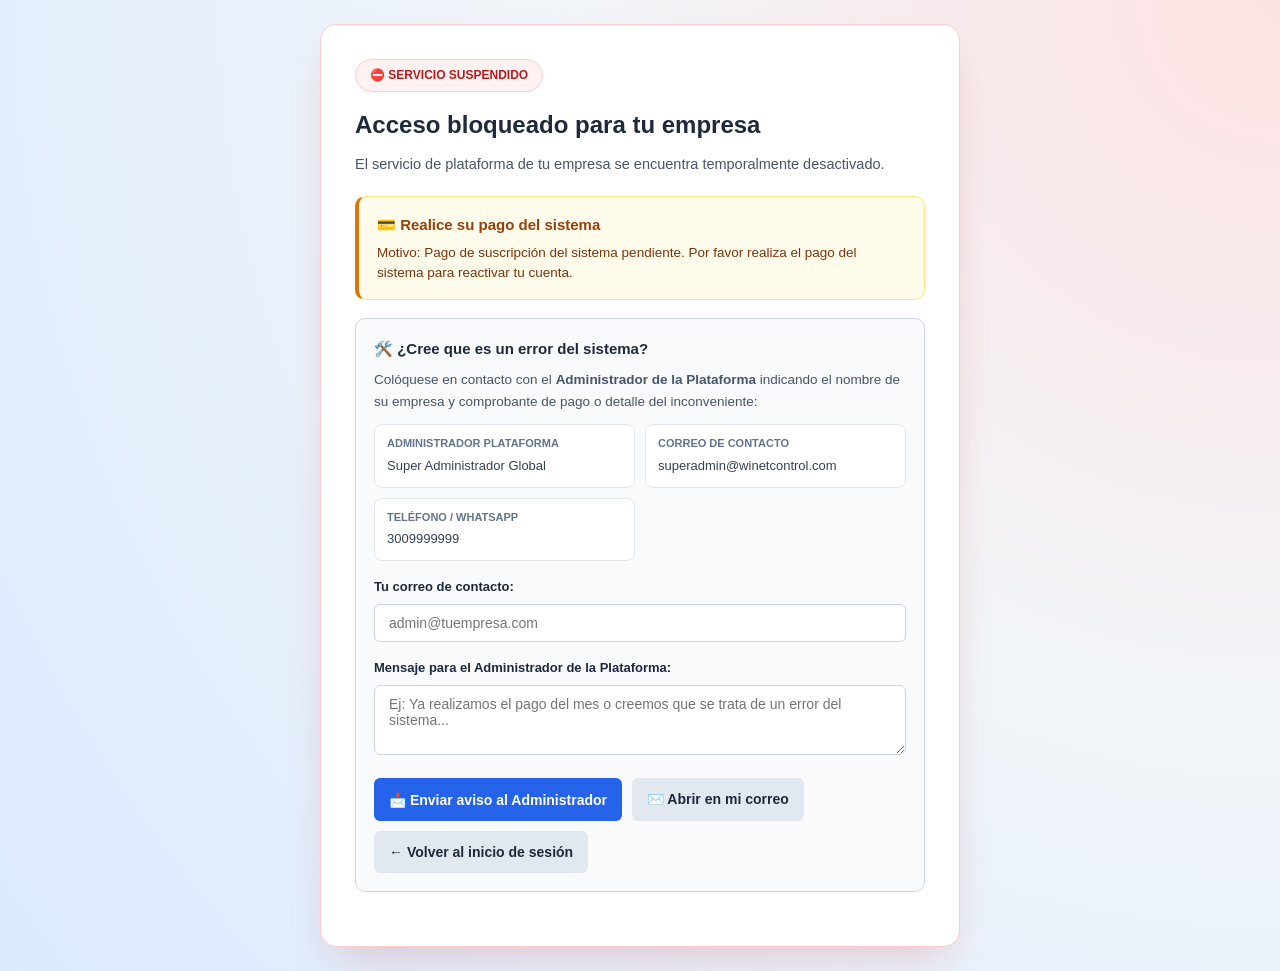
<file: nuevo_proaula/frontend/empresa-suspendida.html>
<!DOCTYPE html>
<html lang="es">
<head>
    <meta charset="UTF-8">
    <meta name="viewport" content="width=device-width, initial-scale=1.0">
    <title>Acceso Suspendido - WiNet Control</title>
    <link rel="icon" href="data:,">
    <link rel="stylesheet" href="css/styles.css">
    <style>
        .susp-wrapper {
            min-height: 100vh;
            display: flex;
            align-items: center;
            justify-content: center;
            padding: 24px;
            background: radial-gradient(circle at top right, #fee2e2 0%, #f1f5f9 45%, #dbeafe 100%);
        }
        .susp-card {
            max-width: 640px;
            width: 100%;
            background: #ffffff;
            border-radius: 16px;
            border: 1px solid #fecaca;
            box-shadow: 0 20px 45px -15px rgba(185, 28, 28, 0.22);
            padding: 34px;
        }
        .susp-badge {
            display: inline-flex;
            align-items: center;
            gap: 8px;
            background: #fef2f2;
            color: #b91c1c;
            border: 1px solid #fecaca;
            padding: 6px 14px;
            border-radius: 999px;
            font-size: 12px;
            font-weight: 700;
            text-transform: uppercase;
            margin-bottom: 14px;
        }
        .susp-titulo {
            font-size: 24px;
            font-weight: 800;
            color: #1e293b;
            margin: 0 0 8px;
        }
        .susp-subtitulo {
            color: #475569;
            font-size: 14.5px;
            line-height: 1.6;
            margin-bottom: 20px;
        }
        .susp-caja-pago {
            background: #fffbeb;
            border: 1px solid #fde68a;
            border-left: 4px solid #d97706;
            border-radius: 10px;
            padding: 16px 18px;
            margin-bottom: 18px;
        }
        .susp-caja-pago h4 {
            margin: 0 0 6px;
            color: #92400e;
            font-size: 15px;
        }
        .susp-caja-pago p {
            margin: 0;
            color: #78350f;
            font-size: 13.5px;
            line-height: 1.5;
        }
        .susp-caja-contacto {
            background: #f8fafc;
            border: 1px solid #cbd5e1;
            border-radius: 10px;
            padding: 18px;
            margin-bottom: 20px;
        }
        .susp-caja-contacto h4 {
            margin: 0 0 8px;
            color: #1e293b;
            font-size: 15px;
        }
        .susp-datos-admin {
            display: grid;
            grid-template-columns: repeat(auto-fit, minmax(180px, 1fr));
            gap: 10px;
            margin: 12px 0 16px;
            font-size: 13px;
            color: #334155;
        }
        .susp-dato-item {
            background: #ffffff;
            border: 1px solid #e2e8f0;
            border-radius: 8px;
            padding: 10px 12px;
        }
        .susp-dato-item strong {
            display: block;
            font-size: 11px;
            text-transform: uppercase;
            color: #64748b;
            margin-bottom: 3px;
        }
        .susp-acciones {
            display: flex;
            gap: 10px;
            flex-wrap: wrap;
            margin-top: 12px;
        }
</style>
</head>
<body>
    <div class="susp-wrapper">
        <div class="susp-card">
            <span class="susp-badge">⛔ Servicio Suspendido</span>
            <h1 class="susp-titulo">Acceso bloqueado para <span id="suspEmpresaNombre">tu empresa</span></h1>
            <p class="susp-subtitulo" id="suspMensajePrincipal">
                El servicio de plataforma de tu empresa se encuentra temporalmente desactivado.
            </p>

            <div class="susp-caja-pago">
                <h4>💳 Realice su pago del sistema</h4>
                <p id="suspMotivo">
                    Para restablecer el acceso del administrador y el personal de tu empresa, por favor realiza el pago pendiente de tu suscripción de WiNet Control.
                </p>
            </div>

            <div class="susp-caja-contacto">
                <h4>🛠️ ¿Cree que es un error del sistema?</h4>
                <p style="font-size: 13.5px; color: #475569; margin-bottom: 10px;">
                    Colóquese en contacto con el <strong>Administrador de la Plataforma</strong> indicando el nombre de su empresa y comprobante de pago o detalle del inconveniente:
                </p>

                <div class="susp-datos-admin">
                    <div class="susp-dato-item">
                        <strong>Administrador Plataforma</strong>
                        <span id="suspAdminNombre">Super Administrador Global</span>
                    </div>
                    <div class="susp-dato-item">
                        <strong>Correo de Contacto</strong>
                        <span id="suspAdminCorreo">superadmin@winetcontrol.com</span>
                    </div>
                    <div class="susp-dato-item">
                        <strong>Teléfono / WhatsApp</strong>
                        <span id="suspAdminTelefono">3009999999</span>
                    </div>
                </div>

                <div id="suspAlert" class="alert" style="margin-bottom: 12px;"></div>

                <form id="formContactoSuspension" onsubmit="enviarMensajeSuspension(event)">
                    <div class="form-group">
                        <label for="suspContactoCorreo">Tu correo de contacto:</label>
                        <input type="email" id="suspContactoCorreo" placeholder="admin@tuempresa.com" required>
                    </div>
                    <div class="form-group">
                        <label for="suspContactoMensaje">Mensaje para el Administrador de la Plataforma:</label>
                        <textarea id="suspContactoMensaje" rows="3" placeholder="Ej: Ya realizamos el pago del mes o creemos que se trata de un error del sistema..." required></textarea>
                    </div>
                    <div class="susp-acciones">
                        <button type="submit" class="btn btn-primary btn-auto">📩 Enviar aviso al Administrador</button>
                        <a id="suspMailtoBtn" href="mailto:superadmin@winetcontrol.com" class="btn btn-secondary btn-auto" style="text-decoration:none;">✉️ Abrir en mi correo</a>
                        <a href="login.html" class="btn btn-secondary btn-auto" style="text-decoration:none;">← Volver al inicio de sesión</a>
                    </div>
                </form>
            </div>
        </div>
    </div>

    <script src="js/config.js?v=49"></script>
    <script>
        let infoSuspension = {};
        try {
            infoSuspension = JSON.parse(sessionStorage.getItem("empresaSuspendidaInfo") || "{}");
        } catch (e) {
            infoSuspension = {};
        }

        document.addEventListener("DOMContentLoaded", function () {
            const nombreEmp = infoSuspension.empresaNombre || "tu empresa";
            const motivo = infoSuspension.motivo || "Pago de suscripción del sistema pendiente.";
            const adminNombre = infoSuspension.adminPlataformaNombre || "Super Administrador Global";
            const adminCorreo = infoSuspension.adminPlataformaCorreo || "superadmin@winetcontrol.com";
            const adminTelefono = infoSuspension.adminPlataformaTelefono || "3009999999";

            document.getElementById("suspEmpresaNombre").textContent = nombreEmp;
            document.getElementById("suspMotivo").textContent = "Motivo: " + motivo + " Por favor realiza el pago del sistema para reactivar tu cuenta.";
            document.getElementById("suspAdminNombre").textContent = adminNombre;
            document.getElementById("suspAdminCorreo").textContent = adminCorreo;
            document.getElementById("suspAdminTelefono").textContent = adminTelefono;
            document.getElementById("suspMailtoBtn").href = "mailto:" + adminCorreo + "?subject=" + encodeURIComponent("Revisión de suspensión - " + nombreEmp);
        });

        async function enviarMensajeSuspension(evento) {
            evento.preventDefault();
            const alertBox = document.getElementById("suspAlert");
            const correo = document.getElementById("suspContactoCorreo").value.trim();
            const mensaje = document.getElementById("suspContactoMensaje").value.trim();
            if (!correo || !mensaje) return;

            try {
                const resp = await fetch(API_BASE + "/api/empresas/contacto-suspension", {
                    method: "POST",
                    headers: { "Content-Type": "application/json" },
                    body: JSON.stringify({
                        empresaId: infoSuspension.empresaId || "EMP-SUSPENDIDA",
                        empresaNombre: infoSuspension.empresaNombre || "Empresa Suspendida",
                        nombre: "Administrador (" + (infoSuspension.empresaNombre || "Empresa") + ")",
                        correo: correo,
                        mensaje: mensaje
                    })
                });
                const json = await resp.json();
                alertBox.style.display = "block";
                if (json.exito) {
                    alertBox.className = "alert alert-success";
                    alertBox.textContent = "✅ Mensaje enviado al Administrador de la Plataforma. Pronto revisarán tu caso.";
                    document.getElementById("suspContactoMensaje").value = "";
                } else {
                    alertBox.className = "alert alert-error";
                    alertBox.textContent = json.mensaje || "No se pudo enviar el mensaje.";
                }
            } catch (e) {
                alertBox.style.display = "block";
                alertBox.className = "alert alert-error";
                alertBox.textContent = "No se pudo conectar con el servidor. Escribe directamente al correo del administrador.";
            }
        }
</script>
</body>
</html>
</file>
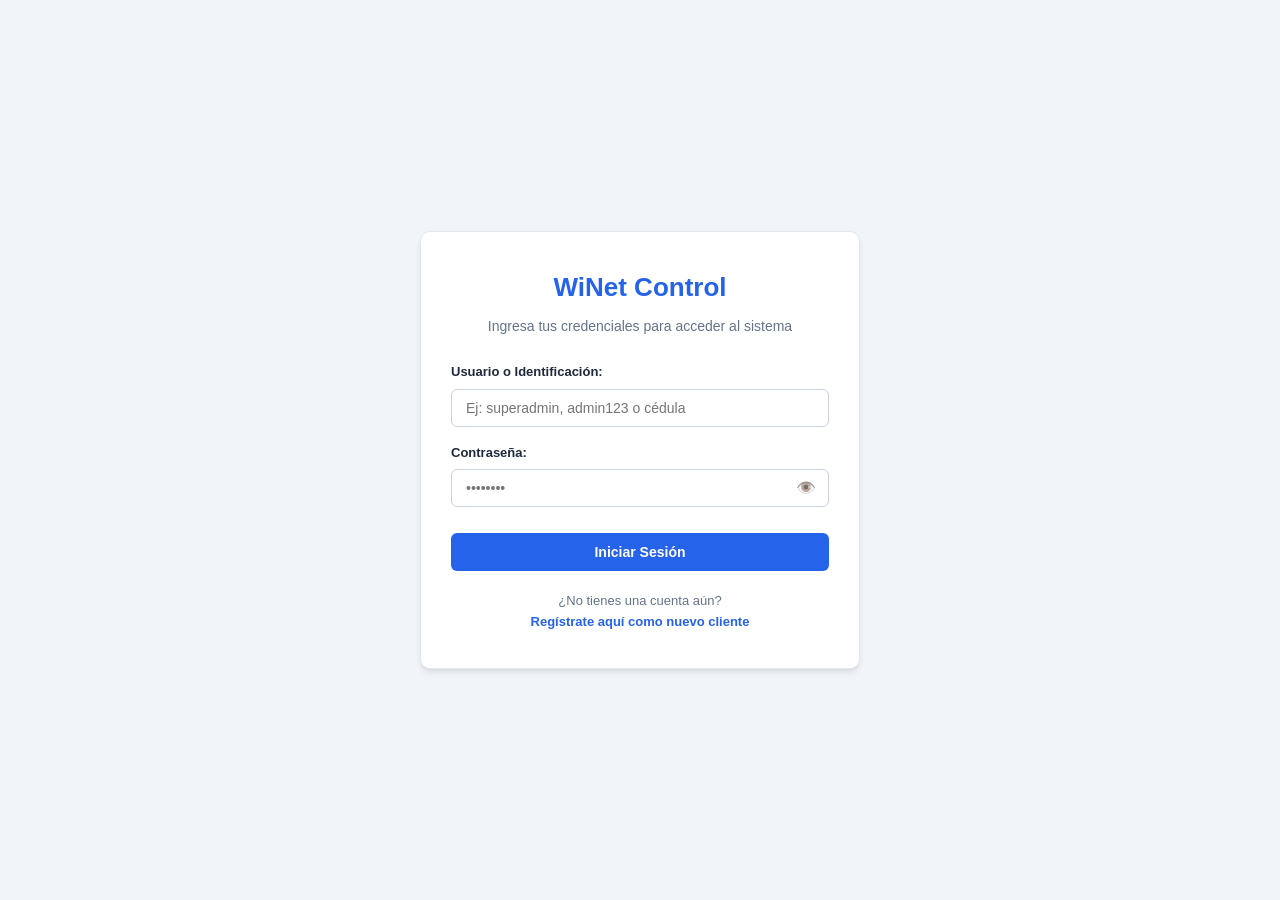
<file: nuevo_proaula/frontend/login.html>
<!DOCTYPE html>
<html lang="es">
<head>
    <meta charset="UTF-8">
    <meta name="viewport" content="width=device-width, initial-scale=1.0">
    <title>Iniciar Sesión - WiNet Control</title>

    <link rel="icon" href="data:,">
    <link rel="stylesheet" href="css/styles.css">
    <style>
        .campo-con-ojo {
            position: relative;
            display: flex;
            align-items: center;
        }

        .campo-con-ojo input {
            width: 100%;
            padding-right: 46px;
        }

        .btn-ojo {
            position: absolute;
            right: 6px;
            top: 50%;
            transform: translateY(-50%);
            width: 34px;
            height: 34px;
            display: flex;
            align-items: center;
            justify-content: center;
            border: none;
            border-radius: 8px;
            background: transparent;
            cursor: pointer;
            font-size: 16px;
            line-height: 1;
            opacity: 0.65;
            transition: opacity 0.15s ease, background 0.15s ease;
        }

        .btn-ojo:hover {
            opacity: 1;
            background: #eff6ff;
        }

        .btn-ojo:focus-visible {
            outline: 2px solid #2563eb;
            outline-offset: 1px;
            opacity: 1;
        }

        .btn-ojo.activo {
            opacity: 1;
            background: #dbeafe;
        }
</style>
</head>
<body>

    <div class="auth-container">
        <div class="auth-card">

            <div class="auth-header">
                <h1>WiNet Control</h1>
                <p>Ingresa tus credenciales para acceder al sistema</p>
            </div>

            <div id="loginAlert" class="alert"></div>

            <form id="loginForm" onsubmit="procesarLogin(event)">

                <div class="form-group">
                    <label for="loginIdentificacion">Usuario o Identificación:</label>
                    <input
                        type="text"
                        id="loginIdentificacion"
                        placeholder="Ej: superadmin, admin123 o cédula"
                        required
                        autocomplete="username"
                    >
                </div>

                <div class="form-group">
                    <label for="loginContrasena">Contraseña:</label>
                    <div class="campo-con-ojo">
                        <input
                            type="password"
                            id="loginContrasena"
                            placeholder="••••••••"
                            required
                            autocomplete="current-password"
                        >
                        <button type="button" id="btnVerContrasena" class="btn-ojo"
                                title="Mostrar la contraseña" aria-label="Mostrar la contraseña"
                                aria-pressed="false" onclick="alternarContrasena()">👁️</button>
                    </div>
                </div>

                <button type="submit" class="btn btn-primary" style="margin-top: 10px;">
                    Iniciar Sesión
                </button>
            </form>

            <div class="auth-footer">
                ¿No tienes una cuenta aún? <br>
                <a href="registro.html">Regístrate aquí como nuevo cliente</a>
            </div>

                    </div>
    </div>

    <script>
        function alternarContrasena() {
            const campo = document.getElementById("loginContrasena");
            const boton = document.getElementById("btnVerContrasena");
            if (!campo || !boton) return;

            const oculta = campo.type === "password";
            campo.type = oculta ? "text" : "password";
            boton.textContent = oculta ? "🙈" : "👁️";
            boton.classList.toggle("activo", oculta);
            boton.title = oculta ? "Ocultar la contraseña" : "Mostrar la contraseña";
            boton.setAttribute("aria-label", boton.title);
            boton.setAttribute("aria-pressed", oculta ? "true" : "false");
            campo.focus();
        }
</script>
    <script src="js/config.js?v=49"></script>
    <script src="js/errores.js?v=1"></script>
    <script src="js/app.js?v=69"></script>
</body>
</html>
</file>
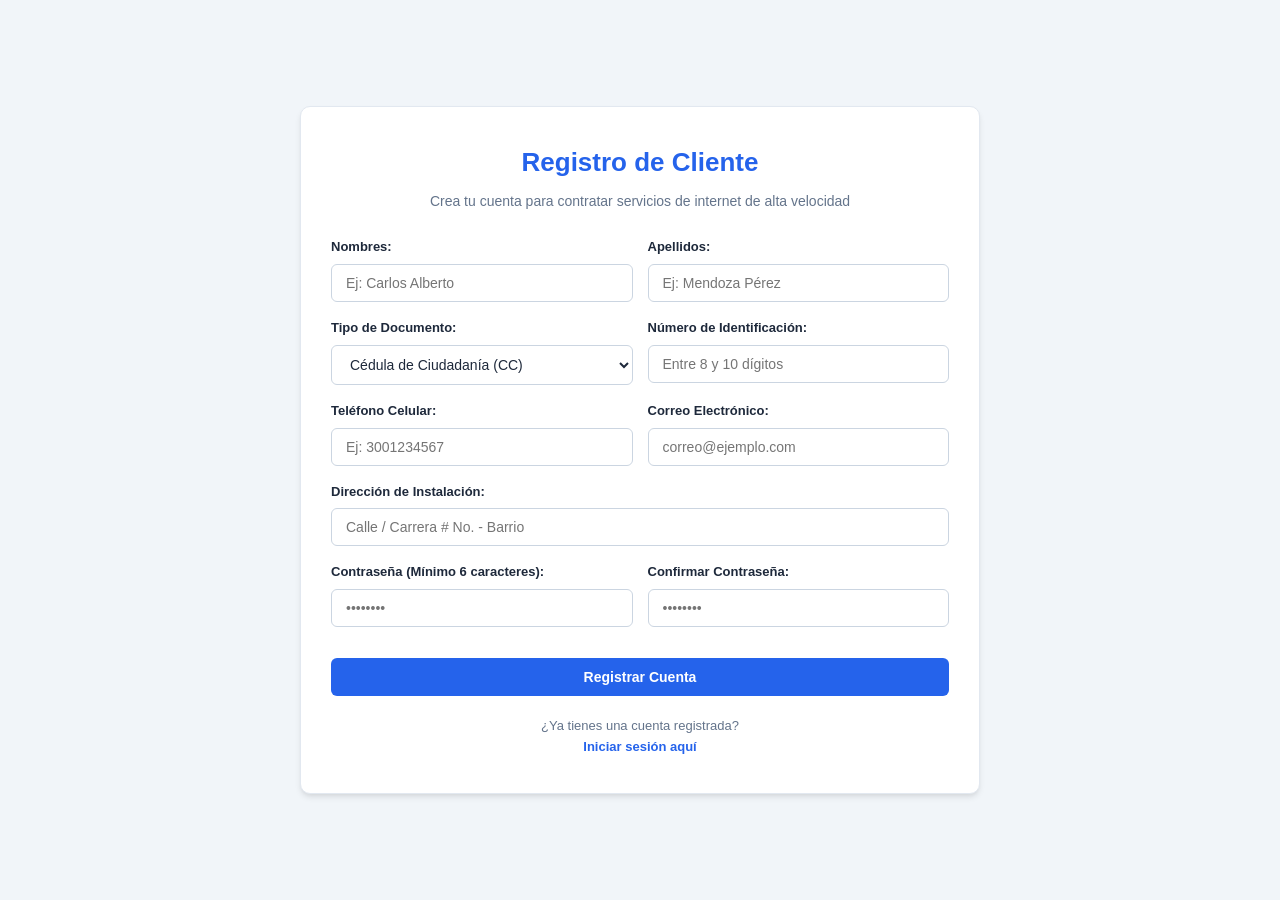
<file: nuevo_proaula/frontend/registro.html>
<!DOCTYPE html>
<html lang="es">
<head>
    <meta charset="UTF-8">
    <meta name="viewport" content="width=device-width, initial-scale=1.0">
    <title>Registro de Nuevo Cliente - WiNet Control</title>
    <script>
        (function () {
            window.__ignorarLiveReloadHasta = 0;
            const fetchOriginal = window.fetch;
            if (fetchOriginal) {
                window.fetch = function (url, opciones) {
                    const metodo = (opciones && opciones.method) ? opciones.method.toUpperCase() : "GET";
                    if (metodo !== "GET") {
                        window.__ignorarLiveReloadHasta = Date.now() + 5000;
                    }
                    return fetchOriginal.apply(this, arguments).finally(function () {
                        if (metodo !== "GET") {
                            window.__ignorarLiveReloadHasta = Date.now() + 5000;
                        }
                    });
                };
            }
            const WSOriginal = window.WebSocket;
            if (WSOriginal) {
                window.WebSocket = function (url, protocols) {
                    const ws = protocols ? new WSOriginal(url, protocols) : new WSOriginal(url);
                    const addOriginal = ws.addEventListener.bind(ws);
                    let manejadorOnMessage = null;
                    ws.addEventListener = function (tipo, fn, opciones) {
                        if (tipo === "message" && typeof fn === "function") {
                            const envuelto = function (evento) {
                                if (evento && evento.data === "reload" && Date.now() < window.__ignorarLiveReloadHasta) {
                                    return;
                                }
                                return fn.apply(this, arguments);
                            };
                            return addOriginal(tipo, envuelto, opciones);
                        }
                        return addOriginal(tipo, fn, opciones);
                    };
                    Object.defineProperty(ws, "onmessage", {
                        configurable: true,
                        get: function () { return manejadorOnMessage; },
                        set: function (fn) {
                            manejadorOnMessage = fn;
                            ws.addEventListener("message", function (evento) {
                                if (typeof manejadorOnMessage === "function") {
                                    return manejadorOnMessage.call(ws, evento);
                                }
                            });
                        }
                    });
                    return ws;
                };
                window.WebSocket.prototype = WSOriginal.prototype;
            }
        })();
</script>
    <link rel="icon" href="data:,">
    <link rel="stylesheet" href="css/styles.css">
</head>
<body>

    <div class="auth-container">

        <div class="auth-card registro-card">

            <div class="auth-header">
                <h1>Registro de Cliente</h1>
                <p>Crea tu cuenta para contratar servicios de internet de alta velocidad</p>
            </div>

            <div id="registroAlert" class="alert"></div>

            <form id="registroForm" onsubmit="procesarRegistro(event)">

                <div class="form-row">
                    <div class="form-group">
                        <label for="regNombres">Nombres:</label>
                        <input type="text" id="regNombres" placeholder="Ej: Carlos Alberto" required>
                    </div>
                    <div class="form-group">
                        <label for="regApellidos">Apellidos:</label>
                        <input type="text" id="regApellidos" placeholder="Ej: Mendoza Pérez" required>
                    </div>
                </div>

                <div class="form-row">
                    <div class="form-group">
                        <label for="regTipo">Tipo de Documento:</label>
                        <select id="regTipo">
                            <option value="CC">Cédula de Ciudadanía (CC)</option>
                            <option value="TI">Tarjeta de Identidad (TI)</option>
                            <option value="CE">Cédula de Extranjería (CE)</option>
                            <option value="PAS">Pasaporte</option>
                        </select>
                    </div>
                    <div class="form-group">
                        <label for="regIdentificacion">Número de Identificación:</label>
                        <input type="text" id="regIdentificacion" placeholder="Entre 8 y 10 dígitos" required>
                    </div>
                </div>

                <div class="form-row">
                    <div class="form-group">
                        <label for="regTelefono">Teléfono Celular:</label>
                        <input type="tel" id="regTelefono" placeholder="Ej: 3001234567" required>
                    </div>
                    <div class="form-group">
                        <label for="regCorreo">Correo Electrónico:</label>
                        <input type="email" id="regCorreo" placeholder="correo@ejemplo.com" required>
                    </div>
                </div>

                <div class="form-group">
                    <label for="regDireccion">Dirección de Instalación:</label>
                    <input type="text" id="regDireccion" placeholder="Calle / Carrera # No. - Barrio" required>
                </div>

                <div class="form-row">
                    <div class="form-group">
                        <label for="regContrasena">Contraseña (Mínimo 6 caracteres):</label>
                        <input type="password" id="regContrasena" placeholder="••••••••" required>
                    </div>
                    <div class="form-group">
                        <label for="regConfContrasena">Confirmar Contraseña:</label>
                        <input type="password" id="regConfContrasena" placeholder="••••••••" required>
                    </div>
                </div>

                <button type="submit" class="btn btn-primary" style="margin-top: 15px;">
                    Registrar Cuenta
                </button>
            </form>

            <div class="auth-footer">
                ¿Ya tienes una cuenta registrada? <br>
                <a href="login.html">Iniciar sesión aquí</a>
            </div>

        </div>
    </div>

    <script src="js/config.js?v=49"></script>
    <script src="js/errores.js?v=1"></script>
    <script src="js/app.js?v=69"></script>
</body>
</html>
</file>
<file: nuevo_proaula/frontend/css/styles.css>
:root {
    --color-primario: #2563eb;
    --color-primario-oscuro: #1d4ed8;
    --color-fondo: #f1f5f9;
    --color-tarjeta: #ffffff;
    --color-texto: #1e293b;
    --color-texto-suave: #64748b;
    --color-borde: #cbd5e1;
    --color-exito: #16a34a;
    --color-error: #dc2626;
    --color-peligro: #ef4444;
    --color-alerta: #d97706;
    --radio-borde: 10px;
    --sombra: 0 4px 6px -1px rgba(0, 0, 0, 0.1), 0 2px 4px -2px rgba(0, 0, 0, 0.05);
}

* {
    margin: 0;
    padding: 0;
    box-sizing: border-box;
    font-family: 'Segoe UI', Tahoma, Geneva, Verdana, sans-serif;
}

body {
    background-color: var(--color-fondo);
    color: var(--color-texto);
    line-height: 1.6;
}

.auth-container {
    min-height: 100vh;
    display: flex;
    justify-content: center;
    align-items: center;
    padding: 20px;
}

.auth-card {
    background-color: var(--color-tarjeta);
    width: 100%;
    max-width: 440px;
    padding: 35px 30px;
    border-radius: var(--radio-borde);
    box-shadow: var(--sombra);
    border: 1px solid #e2e8f0;
}

.auth-card.registro-card {
    max-width: 680px;
}

.auth-header {
    text-align: center;
    margin-bottom: 25px;
}

.auth-header h1 {
    font-size: 26px;
    color: var(--color-primario);
    margin-bottom: 6px;
    font-weight: 700;
}

.auth-header p {
    color: var(--color-texto-suave);
    font-size: 14px;
}

.form-group {
    margin-bottom: 16px;
}

.form-group label {
    display: block;
    font-size: 13px;
    font-weight: 600;
    color: var(--color-texto);
    margin-bottom: 6px;
}

.form-group input,
.form-group select,
.form-group textarea {
    width: 100%;
    padding: 10px 14px;
    font-size: 14px;
    border: 1px solid var(--color-borde);
    border-radius: 6px;
    background-color: #fff;
    color: var(--color-texto);
    transition: border-color 0.2s, box-shadow 0.2s;
    outline: none;
}

.form-group input:focus,
.form-group select:focus,
.form-group textarea:focus {
    border-color: var(--color-primario);
    box-shadow: 0 0 0 3px rgba(37, 99, 235, 0.15);
}

.form-row {
    display: grid;
    grid-template-columns: 1fr 1fr;
    gap: 15px;
}

@media (max-width: 600px) {
    .form-row {
        grid-template-columns: 1fr;
    }
}

.btn {
    display: inline-block;
    width: 100%;
    padding: 11px 16px;
    font-size: 14px;
    font-weight: 600;
    text-align: center;
    text-decoration: none;
    border-radius: 6px;
    border: none;
    cursor: pointer;
    transition: background-color 0.2s, transform 0.1s;
}

.btn:active {
    transform: scale(0.98);
}

.btn-primary {
    background-color: var(--color-primario);
    color: #ffffff;
}

.btn-primary:hover {
    background-color: var(--color-primario-oscuro);
}

.btn-secondary {
    background-color: #e2e8f0;
    color: var(--color-texto);
}

.btn-secondary:hover {
    background-color: #cbd5e1;
}

.btn-danger {
    background-color: var(--color-peligro);
    color: #ffffff;
}

.btn-danger:hover {
    background-color: var(--color-error);
}

.alert {
    padding: 12px 14px;
    border-radius: 6px;
    font-size: 13px;
    margin-bottom: 20px;
    display: none;
}

.alert-error {
    background-color: #fef2f2;
    color: var(--color-error);
    border: 1px solid #fecaca;
}

.alert-success {
    background-color: #f0fdf4;
    color: var(--color-exito);
    border: 1px solid #bbf7d0;
}

.auth-footer {
    text-align: center;
    margin-top: 20px;
    font-size: 13px;
    color: var(--color-texto-suave);
}

.auth-footer a {
    color: var(--color-primario);
    text-decoration: none;
    font-weight: 600;
}

.auth-footer a:hover {
    text-decoration: underline;
}

.dashboard-container {
    display: flex;
    min-height: 100vh;
}

.sidebar {
    width: 250px;
    background-color: #ffffff;
    border-right: 1px solid #e2e8f0;
    display: flex;
    flex-direction: column;
    justify-content: space-between;
}

.sidebar-logo {
    padding: 24px 20px;
    display: flex;
    align-items: center;
    gap: 10px;
    border-bottom: 1px solid #f1f5f9;
}

.sidebar-logo h2 {
    font-size: 18px;
    color: var(--color-primario);
    font-weight: 700;
}

.sidebar-nav {
    padding: 15px 10px;
    display: flex;
    flex-direction: column;
    gap: 5px;
    flex: 1;
}

.nav-link {
    display: flex;
    align-items: center;
    gap: 12px;
    padding: 11px 14px;
    color: var(--color-texto-suave);
    text-decoration: none;
    font-size: 14px;
    font-weight: 600;
    border-radius: 8px;
    transition: background 0.15s, color 0.15s;
}

.nav-link:hover {
    background-color: #f8fafc;
    color: var(--color-primario);
}

.nav-link.active {
    background-color: #eff6ff;
    color: var(--color-primario);
}

.sidebar-footer {
    padding: 20px;
    border-top: 1px solid #f1f5f9;
}

.main-wrapper {
    flex: 1;
    display: flex;
    flex-direction: column;
}

.topbar {
    background-color: #ffffff;
    height: 70px;
    border-bottom: 1px solid #e2e8f0;
    display: flex;
    align-items: center;
    justify-content: space-between;
    padding: 0 30px;
}

.user-badge {
    display: flex;
    align-items: center;
    gap: 12px;
}

.user-avatar {
    width: 42px;
    height: 42px;
    background-color: var(--color-primario);
    color: white;
    font-weight: 700;
    border-radius: 50%;
    display: flex;
    align-items: center;
    justify-content: center;
    font-size: 16px;
}

.user-details h4 {
    font-size: 14px;
    font-weight: 600;
}

.user-details span {
    font-size: 12px;
    color: var(--color-texto-suave);
}

.content-area {
    padding: 30px;
    flex: 1;
}

.welcome-banner {
    background: linear-gradient(135deg, #2563eb, #1d4ed8);
    color: white;
    padding: 26px 28px;
    border-radius: var(--radio-borde);
    margin-bottom: 25px;
    box-shadow: var(--sombra);
}

.welcome-banner h2 {
    font-size: 24px;
    margin-bottom: 6px;
}

.stats-grid {
    display: grid;
    grid-template-columns: repeat(auto-fit, minmax(210px, 1fr));
    gap: 18px;
    margin-bottom: 25px;
}

.stat-card {
    background-color: var(--color-tarjeta);
    padding: 18px 20px;
    border-radius: var(--radio-borde);
    box-shadow: var(--sombra);
    border: 1px solid #e2e8f0;
}

.stat-card h5 {
    color: var(--color-texto-suave);
    font-size: 12px;
    font-weight: 600;
    text-transform: uppercase;
    margin-bottom: 6px;
}

.stat-card .stat-value {
    font-size: 20px;
    font-weight: 700;
    color: var(--color-texto);
}

.badge {
    display: inline-block;
    padding: 4px 10px;
    border-radius: 20px;
    font-size: 12px;
    font-weight: 700;
}

.badge-activo {
    background-color: #dcfce7;
    color: #15803d;
}

.badge-inactivo {
    background-color: #fee2e2;
    color: #b91c1c;
}

.badge-superadmin {
    background-color: #ede9fe;
    color: #6d28d9;
    border: 1px solid #ddd6fe;
}

.badge-admin {
    background-color: #e0f2fe;
    color: #0369a1;
    border: 1px solid #bae6fd;
}

.badge-cliente {
    background-color: #f1f5f9;
    color: #334155;
    border: 1px solid #cbd5e1;
}

.badge-scope {
    background-color: #f8fafc;
    color: #475569;
    font-size: 11px;
    font-weight: 500;
    padding: 2px 8px;
    border-radius: 4px;
    border: 1px solid #e2e8f0;
}

.style-guide-grid {
    display: grid;
    grid-template-columns: repeat(auto-fit, minmax(130px, 1fr));
    gap: 12px;
    margin: 15px 0;
}

.color-swatch {
    border-radius: 8px;
    padding: 12px;
    text-align: center;
    border: 1px solid #e2e8f0;
    background: #ffffff;
}

.color-swatch-box {
    height: 40px;
    border-radius: 6px;
    margin-bottom: 8px;
}

.color-swatch span {
    display: block;
    font-size: 11px;
    font-weight: 600;
}

.color-swatch code {
    font-size: 10px;
    color: #64748b;
}

@media (max-width: 768px) {
    .dashboard-container {
        flex-direction: column;
    }
    .sidebar {
        width: 100%;
        border-right: none;
        border-bottom: 1px solid #e2e8f0;
    }
    .topbar {
        padding: 0 15px;
    }
    .content-area {
        padding: 15px;
    }
}

.modulo-cabecera {
    display: flex;
    justify-content: space-between;
    align-items: center;
    gap: 15px;
    margin-bottom: 20px;
}

.modulo-subtitulo {
    margin-top: 4px;
    font-size: 13px;
    color: #64748b;
}

.modulo-toolbar {
    display: flex;
    align-items: center;
    gap: 10px;
    flex-wrap: wrap;
    background: #ffffff;
    border: 1px solid #e2e8f0;
    border-radius: 8px;
    padding: 15px;
    margin-bottom: 20px;
}

.campo-busqueda {
    flex: 1;
    min-width: 200px;
    padding: 10px;
    border: 1px solid #cbd5e1;
    border-radius: 8px;
    font-size: 14px;
}

.modulo-toolbar select {
    padding: 10px;
    border: 1px solid #cbd5e1;
    border-radius: 8px;
    font-size: 14px;
    background: #ffffff;
}

.contador-clientes {
    margin-left: auto;
    font-size: 13px;
    color: #64748b;
}

.btn-auto {
    width: auto;
    padding: 10px 15px;
}

.tabla-clientes {
    width: 100%;
    border-collapse: collapse;
    background: #ffffff;
    border: 1px solid #e2e8f0;
    border-radius: 8px;
    overflow: hidden;
    font-size: 14px;
}

.tabla-clientes th {
    background: #f8fafc;
    color: #64748b;
    text-align: left;
    padding: 10px 15px;
    font-size: 12px;
    text-transform: uppercase;
    border-bottom: 1px solid #e2e8f0;
}

.tabla-clientes td {
    padding: 10px 15px;
    border-bottom: 1px solid #f1f5f9;
    color: #1e293b;
}

.tabla-clientes tr:hover {
    background: #f8fafc;
}

.btn-icono {
    width: 34px;
    height: 34px;
    display: inline-flex;
    align-items: center;
    justify-content: center;
    border: 1px solid #cbd5e1;
    border-radius: 8px;
    background: #ffffff;
    cursor: pointer;
    font-size: 14px;
}

.btn-icono:hover {
    background: #eff6ff;
    border-color: #2563eb;
}

.btn-icono.peligro:hover {
    background: #fef2f2;
    border-color: #ef4444;
}

.modal-cli-fondo {
    display: none;
    position: fixed;
    top: 0;
    left: 0;
    width: 100%;
    height: 100%;
    background: rgba(15, 23, 42, 0.6);
    align-items: center;
    justify-content: center;
    z-index: 1000;
}

.modal-cli-caja {
    background: #ffffff;
    border-radius: 8px;
    padding: 25px;
    width: 600px;
    max-width: 90%;
    max-height: 90%;
    overflow-y: auto;
    box-shadow: 0 10px 25px rgba(0, 0, 0, 0.2);
}

.modal-cli-caja h3 {
    margin-bottom: 20px;
    font-size: 18px;
    color: #1e293b;
}

.modal-cli-caja input,
.modal-cli-caja select {
    width: 100%;
    padding: 10px;
    border: 1px solid #cbd5e1;
    border-radius: 8px;
    font-size: 14px;
    background: #ffffff;
}

.modal-cli-caja input:focus,
.modal-cli-caja select:focus {
    outline: none;
    border-color: #2563eb;
}

.modal-cli-caja input[readonly] {
    background: #f1f5f9;
    color: #64748b;
}

.modal-cli-acciones {
    display: flex;
    gap: 10px;
    justify-content: flex-end;
    margin-top: 20px;
}

@media (max-width: 768px) {
    .modulo-cabecera {
        flex-direction: column;
        align-items: stretch;
    }
    .modulo-toolbar {
        flex-direction: column;
        align-items: stretch;
    }
    .contador-clientes {
        margin-left: 0;
    }
    .btn-auto {
        width: 100%;
    }
    .tabla-clientes {
        display: block;
        overflow-x: auto;
        white-space: nowrap;
    }
}

.tabla-vacia {
    text-align: center;
    padding: 25px 15px;
    color: #64748b;
    font-style: italic;
}

.paginacion {
    display: flex;
    justify-content: flex-end;
    align-items: center;
    gap: 6px;
    margin-top: 15px;
}

.pagina-btn {
    min-width: 38px;
    padding: 8px 12px;
    border: 1px solid #cbd5e1;
    border-radius: 8px;
    background: #ffffff;
    color: #1e293b;
    font-size: 13px;
    cursor: pointer;
}

.pagina-btn:hover {
    background: #eff6ff;
    border-color: #2563eb;
}

.pagina-btn.activa {
    background: #2563eb;
    border-color: #2563eb;
    color: #ffffff;
    font-weight: 600;
}

.pagina-btn:disabled {
    opacity: 0.45;
    cursor: not-allowed;
    background: #f8fafc;
    border-color: #e2e8f0;
}

.obligatorio {
    color: #dc2626;
    font-weight: 700;
}

.nota-obligatorio {
    margin-bottom: 15px;
    font-size: 12px;
    color: #64748b;
}

.cli-titulo {
    display: flex;
    align-items: center;
    gap: 12px;
}

.cli-icono {
    display: flex;
    align-items: center;
    justify-content: center;
    width: 44px;
    height: 44px;
    border-radius: 10px;
    background: #dbeafe;
    font-size: 22px;
}

.cli-chips {
    display: flex;
    gap: 10px;
    flex-wrap: wrap;
    margin-bottom: 15px;
}

.chip {
    padding: 7px 14px;
    border-radius: 20px;
    font-size: 13px;
    font-weight: 600;
}

.chip-total {
    background: #e0edff;
    color: #1d4ed8;
}

.chip-activos {
    background: #dcfce7;
    color: #15803d;
}

.chip-inactivos {
    background: #fee2e2;
    color: #b91c1c;
}

.modulo-toolbar {
    background: #f8fafc;
    border: 1px solid #dbeafe;
    border-radius: 10px;
}

.campo-busqueda:focus,
.modulo-toolbar select:focus {
    outline: none;
    border-color: #2563eb;
    box-shadow: 0 0 0 3px #dbeafe;
}

.tabla-clientes {
    border: 1px solid #dbeafe;
}

.tabla-clientes th {
    background: #eff6ff;
    color: #1d4ed8;
    border-bottom: 2px solid #bfdbfe;
}

.tabla-clientes tr:hover {
    background: #f5f9ff;
}

.btn-icono {
    border-color: #bfdbfe;
    color: #1d4ed8;
    background: #f5f9ff;
}

.btn-icono.peligro {
    border-color: #fecaca;
    color: #b91c1c;
    background: #fef7f7;
}

.modal-cli-caja {
    border-top: 5px solid #2563eb;
}

.modal-cli-caja h3 {
    background: #eff6ff;
    color: #1d4ed8;
    margin: -25px -25px 20px -25px;
    padding: 18px 25px;
    border-radius: 8px 8px 0 0;
}

.tabla-clientes {
    border: 1px solid #dbe6f5;
    border-radius: 12px;
    box-shadow: 0 1px 3px rgba(15, 23, 42, 0.05);
    border-collapse: separate;
    border-spacing: 0;
}

.tabla-clientes th {
    background: linear-gradient(180deg, #2563eb 0%, #1d4ed8 100%);
    color: #ffffff;
    font-size: 11.5px;
    letter-spacing: 0.7px;
    font-weight: 700;
    padding: 13px 14px;
    border-bottom: 2px solid #1e40af;
    border-right: 1px solid rgba(255, 255, 255, 0.25);
}

.tabla-clientes th:last-child {
    border-right: none;
}

.tabla-clientes td {
    padding: 13px 14px;
    border-bottom: 1px solid #eaf1fb;
    vertical-align: middle;
}

.tabla-clientes tbody tr:nth-child(even) td {
    background: #fafcff;
}

.tabla-clientes tbody tr:hover td {
    background: #eef5ff;
}

.tabla-clientes tbody td:first-child {
    border-left: 3px solid transparent;
}

.tabla-clientes tbody tr.fila-activo td:first-child {
    border-left-color: #16a34a;
}

.tabla-clientes tbody tr.fila-inactivo td:first-child {
    border-left-color: #dc2626;
}

.cli-cedula {
    display: inline-block;
    font-family: "Consolas", "Courier New", monospace;
    font-size: 12.5px;
    font-weight: 700;
    color: #1d4ed8;
    background: #eff6ff;
    border: 1px solid #d7e6ff;
    border-radius: 6px;
    padding: 3px 9px;
}

.cli-persona {
    display: flex;
    align-items: center;
    gap: 10px;
}

.cli-avatar {
    display: flex;
    align-items: center;
    justify-content: center;
    width: 34px;
    height: 34px;
    border-radius: 50%;
    background: #dbeafe;
    color: #1d4ed8;
    font-weight: 700;
    font-size: 15px;
}

.cli-nombre {
    display: block;
    font-weight: 600;
    color: #1e293b;
}

.cli-telefono {
    display: block;
    font-size: 12px;
    color: #64748b;
    margin-top: 2px;
}

.cli-plan {
    display: inline-block;
    background: #f1f5f9;
    border: 1px solid #e2e8f0;
    border-radius: 6px;
    padding: 4px 9px;
    font-size: 12.5px;
    font-weight: 600;
    color: #334155;
}

.cli-punto {
    display: inline-block;
    width: 7px;
    height: 7px;
    border-radius: 50%;
    background: currentColor;
    margin-right: 4px;
}

.btn-icono {
    width: 34px;
    height: 34px;
    border-radius: 8px;
    transition: transform 0.12s ease, background-color 0.15s ease, box-shadow 0.15s ease;
}

.btn-icono:hover {
    transform: translateY(-1px);
    box-shadow: 0 2px 6px rgba(37, 99, 235, 0.18);
}

.btn-icono.peligro:hover {
    box-shadow: 0 2px 6px rgba(220, 38, 38, 0.18);
}

.toast-cli-contenedor {
    position: fixed;
    right: 20px;
    bottom: 20px;
    display: flex;
    flex-direction: column;
    gap: 10px;
    z-index: 20000;
}

.toast-cli {
    display: flex;
    align-items: center;
    gap: 10px;
    min-width: 270px;
    max-width: 370px;
    background: #ffffff;
    border: 1px solid #e2e8f0;
    border-left: 4px solid #16a34a;
    border-radius: 10px;
    padding: 14px 16px;
    font-size: 13.5px;
    color: #1e293b;
    box-shadow: 0 10px 25px rgba(15, 23, 42, 0.18);
    animation: toastEntra 0.2s ease-out;
}

.toast-cli.error {
    border-left-color: #dc2626;
}

.toast-cli.info {
    border-left-color: #2563eb;
}

.toast-cli-icono {
    font-size: 16px;
    line-height: 1;
}

.toast-cli-texto {
    flex: 1;
    line-height: 1.35;
}

.toast-cli-cerrar {
    background: none;
    border: none;
    color: #94a3b8;
    font-size: 13px;
    cursor: pointer;
    padding: 2px 4px;
}

.toast-cli-cerrar:hover {
    color: #1e293b;
}

.toast-cli.saliendo {
    animation: toastSale 0.2s ease-in forwards;
}

@keyframes toastEntra {
    from { opacity: 0; transform: translateX(24px); }
    to   { opacity: 1; transform: translateX(0); }
}

@keyframes toastSale {
    to { opacity: 0; transform: translateX(24px); }
}

.confirma-cli-fondo {
    display: none;
    position: fixed;
    top: 0;
    left: 0;
    width: 100%;
    height: 100%;
    background: rgba(15, 23, 42, 0.6);
    align-items: center;
    justify-content: center;
    padding: 20px;
    z-index: 15000;
}

.confirma-cli-caja {
    background: #ffffff;
    border-radius: 12px;
    border-top: 5px solid #dc2626;
    padding: 25px;
    width: 420px;
    max-width: 100%;
    text-align: center;
    box-shadow: 0 25px 50px rgba(15, 23, 42, 0.3);
}

.confirma-cli-icono {
    width: 56px;
    height: 56px;
    margin: 0 auto 12px auto;
    border-radius: 50%;
    background: #fee2e2;
    display: flex;
    align-items: center;
    justify-content: center;
    font-size: 26px;
}

.confirma-cli-titulo {
    font-size: 18px;
    color: #1e293b;
    margin-bottom: 8px;
}

.confirma-cli-mensaje {
    font-size: 13.5px;
    color: #64748b;
    line-height: 1.5;
    margin-bottom: 22px;
}

.confirma-cli-acciones {
    display: flex;
    gap: 10px;
    justify-content: center;
}

.confirma-cli-peligro {
    background: #dc2626;
}

.confirma-cli-peligro:hover {
    background: #b91c1c;
}

.perfil-envoltura {
    display: flex;
    justify-content: center;
}

.perfil-tarjeta {
    width: 100%;
    max-width: 760px;
    background: #ffffff;
    border: 1px solid #dbe6f5;
    border-top: 5px solid #2563eb;
    border-radius: 12px;
    padding: 30px 32px 26px 32px;
    box-shadow: 0 10px 25px rgba(15, 23, 42, 0.08);
}

.perfil-tarjeta .form-group label {
    color: #334155;
    font-weight: 600;
    font-size: 13px;
}

.perfil-tarjeta input {
    background: #f8fafc;
}

.perfil-tarjeta input:not([readonly]):focus {
    background: #ffffff;
}

.perfil-nota {
    margin-top: 4px;
    font-size: 12px;
    color: #64748b;
    text-align: left;
}

.perfil-acciones {
    display: flex;
    justify-content: flex-end;
    margin-top: 22px;
    padding-top: 18px;
    border-top: 1px solid #eaf1fb;
}

.tabla-empleados-envoltura {
    overflow-x: auto;
    border-radius: 12px;
}

.tabla-empleados-envoltura table {
    min-width: 900px;
}

.tabla-clientes td,
.tabla-clientes th {
    white-space: nowrap;
}

.tabla-clientes td:nth-child(3) {
    white-space: normal;
    max-width: 240px;
}

.tabla-clientes .btn-icono {
    flex-shrink: 0;
}

.tabla-clientes td:last-child {
    white-space: nowrap;
}

html,
body {
    height: 100%;
}

.dashboard-container {
    height: 100vh;
    overflow: hidden;
}

.sidebar {
    height: 100vh;
    flex-shrink: 0;
}

.sidebar-nav {
    overflow-y: auto;
}

.sidebar-footer {
    margin-top: auto;
    flex-shrink: 0;
}

.main-wrapper {
    height: 100vh;
    overflow: hidden;
}

.topbar {
    flex-shrink: 0;
}

.content-area {
    overflow-y: auto;
    padding-bottom: 40px;
}

.content-area::-webkit-scrollbar {
    width: 10px;
}

.content-area::-webkit-scrollbar-track {
    background: transparent;
}

.content-area::-webkit-scrollbar-thumb {
    background: #cbd5e1;
    border-radius: 5px;
}

.content-area::-webkit-scrollbar-thumb:hover {
    background: #94a3b8;
}

@media (max-width: 900px) {
    .dashboard-container,
    .main-wrapper {
        height: auto;
        overflow: visible;
    }

    .sidebar {
        height: auto;
    }

    .content-area {
        overflow-y: visible;
    }
}

.tabla-empleados-envoltura {
    overflow: hidden;
    border-radius: 12px;
}

.tabla-empleados-envoltura table {
    min-width: 0;
    width: 100%;
}

.tabla-clientes {
    table-layout: auto;
    width: 100%;
}

.tabla-clientes th,
.tabla-clientes td {
    white-space: normal;
    padding: 10px 12px;
    font-size: 13px;
}

.tabla-clientes th {
    font-size: 11px;
    letter-spacing: 0.4px;
}

.tabla-clientes td:first-child,
.tabla-clientes td:last-child {
    white-space: nowrap;
}

.cli-cedula {
    font-size: 12px;
    padding: 3px 7px;
}

.cli-avatar {
    width: 30px;
    height: 30px;
    font-size: 13px;
}

.cli-persona {
    gap: 8px;
}

.cli-nombre {
    font-size: 13px;
}

.cli-telefono {
    font-size: 11.5px;
}

.tabla-clientes td:nth-child(3) {
    max-width: 200px;
    overflow: hidden;
    text-overflow: ellipsis;
    white-space: nowrap;
}

.cli-plan {
    white-space: nowrap;
    font-size: 12px;
}

.tabla-clientes td:last-child {
    width: 1%;
}

.tabla-clientes td:last-child .btn-icono {
    vertical-align: middle;
}

.perfil-tarjeta input[readonly] {
    background: #eef2f7;
    color: #64748b;
    border-color: #cbd5e1;
    cursor: not-allowed;
}

.perfil-tarjeta input[readonly]:focus {
    outline: none;
    border-color: #cbd5e1;
    box-shadow: none;
}

.girando {
    animation: girarIcono 0.7s linear infinite;
    pointer-events: none;
    opacity: 0.7;
}

@keyframes girarIcono {
    from { transform: rotate(0deg); }
    to   { transform: rotate(360deg); }
}

.content-area {
    overflow-anchor: none;
}

html,
body {
    overflow-anchor: none;
}

.content-area {
    overflow-x: hidden;
}

.tabla-clientes,
.tabla-empleados-envoltura,
.modulo-toolbar,
.modulo-cabecera {
    max-width: 100%;
}
</file>
<file: nuevo_proaula/frontend/css/planes.css>
.modulo-planes {
    background: transparent;
    border: none;
    box-shadow: none;
    padding: 0;
}

.modulo-planes .modulo-cabecera {
    display: flex;
    justify-content: space-between;
    align-items: center;
    flex-wrap: nowrap;
    gap: 16px;
    margin-bottom: 18px;
    padding-bottom: 16px;
    border-bottom: 1px solid #e2e8f0;
}

.modulo-planes .modulo-cabecera h3 {
    font-size: 20px;
    color: var(--color-texto);
    margin-bottom: 4px;
}

.modulo-planes .modulo-cabecera p {
    font-size: 13px;
    color: var(--color-texto-suave);
}

.modulo-planes .plan-resumen {
    display: flex;
    align-items: center;
    gap: 8px;
    flex-wrap: wrap;
}

.plan-chip {
    display: inline-flex;
    align-items: center;
    gap: 6px;
    padding: 7px 14px;
    border-radius: 20px;
    font-size: 13px;
    font-weight: 600;
    white-space: nowrap;
}

.plan-chip strong {
    font-weight: 700;
}

.plan-chip-total {
    background: #e0edff;
    color: #1d4ed8;
}

.plan-chip-activos {
    background: #dcfce7;
    color: #15803d;
}

.plan-chip-inactivos {
    background: #fee2e2;
    color: #b91c1c;
}

.tabla-planes-wrapper {
    overflow-x: auto;
    border: 1px solid #dbe6f5;
    border-radius: 12px;
    background: #ffffff;
    box-shadow: 0 1px 2px rgba(15, 23, 42, 0.04);
}

.tabla-planes {
    width: 100%;
    border-collapse: separate;
    border-spacing: 0;
    font-size: 13px;
    color: var(--color-texto);
}

.tabla-planes thead th {
    text-align: left;
    font-size: 11.5px;
    text-transform: uppercase;
    letter-spacing: 0.7px;
    font-weight: 700;
    color: #ffffff;
    background: linear-gradient(180deg, var(--color-primario) 0%, var(--color-primario-oscuro) 100%);
    border-bottom: 2px solid #1e40af;
    padding: 13px 14px;
    white-space: nowrap;
}

.tabla-planes thead th {
    border-right: 1px solid rgba(255, 255, 255, 0.38);
}

.tabla-planes thead th:last-child {
    border-right: none;
}

.tabla-planes thead th:first-child { border-top-left-radius: 11px; }
.tabla-planes thead th:last-child  { border-top-right-radius: 11px; }

.tabla-planes tbody td {
    padding: 13px 14px;
    border-bottom: 2px solid #9cc4f0;
    vertical-align: middle;
    transition: background-color 0.15s ease;
}

.tabla-planes tbody tr:nth-child(even) td {
    background: #fafcff;
}

.tabla-planes tbody tr:last-child td {
    border-bottom: none;
}

.tabla-planes tbody td:first-child {
    border-left: 3px solid transparent;
    padding-left: 11px;
}

.tabla-planes tbody tr.fila-activo td:first-child {
    border-left-color: #16a34a;
}

.tabla-planes tbody tr.fila-inactivo td:first-child {
    border-left-color: #dc2626;
}

.tabla-planes tbody tr:hover td {
    background: #eef5ff;
}

.plan-codigo {
    display: inline-block;
    font-family: "Consolas", "Courier New", monospace;
    font-size: 12.5px;
    font-weight: 700;
    color: #1d4ed8;
    background: #eff6ff;
    border: 1px solid #d7e6ff;
    border-radius: 6px;
    padding: 3px 9px;
}

.plan-nombre {
    display: block;
    font-weight: 600;
    color: var(--color-texto);
}

.plan-descripcion {
    display: block;
    font-size: 12px;
    color: var(--color-texto-suave);
    margin-top: 3px;
    max-width: 380px;
    line-height: 1.45;
}

.plan-velocidad {
    font-weight: 600;
    color: #334155;
    white-space: nowrap;
}

.plan-precio {
    text-align: center;
    white-space: nowrap;
}

.plan-precio-valor {
    display: inline-block;
    font-weight: 700;
    font-size: 12.5px;
    font-variant-numeric: tabular-nums;
    color: #0369a1;
    background: #e0f2fe;
    border: 1px solid #bae6fd;
    border-radius: 999px;
    padding: 5px 13px;
}

.tabla-planes .plan-estado .badge {
    display: inline-flex;
    align-items: center;
    gap: 6px;
    border-radius: 999px;
    padding: 4px 12px;
    font-size: 11.5px;
    letter-spacing: 0.3px;
}

.tabla-planes .plan-estado .badge::before {
    content: "";
    width: 6px;
    height: 6px;
    border-radius: 50%;
    background: currentColor;
    flex: 0 0 auto;
}

.plan-acciones {
    text-align: center;
    white-space: nowrap;
}

.plan-acciones-pendiente {
    color: var(--color-texto-suave);
}

.plan-barra-admin {
    display: flex;
    align-items: center;
    gap: 14px;
    flex-wrap: wrap;
    margin-bottom: 16px;
}

.plan-barra-admin .btn {
    width: auto;
    padding: 10px 22px;
}

.btn-accion {
    border: 1px solid var(--color-borde);
    background: #ffffff;
    border-radius: 6px;
    padding: 4px 8px;
    font-size: 14px;
    cursor: pointer;
    margin: 0 2px;
    transition: background 0.15s, border-color 0.15s;
}

.btn-accion:hover {
    background: #f1f5f9;
    border-color: var(--color-primario);
}

.btn-editar:hover   { border-color: var(--color-primario); }
.btn-activar:hover  { border-color: var(--color-exito); background: #dcfce7; }
.btn-desactivar:hover { border-color: var(--color-alerta); background: #fef3c7; }
.btn-eliminar:hover { border-color: var(--color-error); background: #fee2e2; }

.plan-contratacion {
    margin-top: 20px;
    padding: 18px 20px;
    background: #f8fafc;
    border: 1px solid var(--color-borde);
    border-left: 4px solid var(--color-primario);
    border-radius: 8px;
}

.plan-contratacion h4 {
    font-size: 15px;
    color: var(--color-texto);
    margin-bottom: 6px;
}

.plan-contratacion p {
    font-size: 13px;
    color: var(--color-texto-suave);
    margin-bottom: 12px;
}

.plan-contratacion-fila {
    display: flex;
    gap: 10px;
    flex-wrap: wrap;
    align-items: center;
}

.plan-contratacion-fila select {
    flex: 1;
    min-width: 240px;
    padding: 10px 12px;
    border: 1px solid var(--color-borde);
    border-radius: 8px;
    font-size: 14px;
    color: var(--color-texto);
    background: #ffffff;
}

.plan-contratacion-fila .btn {
    width: auto;
    padding: 10px 22px;
}

.plan-plan-actual {
    font-size: 18px !important;
    color: var(--color-primario) !important;
    margin-bottom: 6px !important;
}

.plan-nota {
    font-size: 12px !important;
    color: var(--color-texto-suave) !important;
    margin-bottom: 0 !important;
}

.toast-container {
    position: fixed;
    right: 24px;
    bottom: 24px;
    z-index: 9999;
    display: flex;
    flex-direction: column;
    gap: 10px;
    max-width: 380px;
    pointer-events: none;
}

.toast {
    position: relative;
    display: flex;
    align-items: flex-start;
    gap: 12px;
    padding: 14px 16px 16px 14px;
    background: #ffffff;
    border-radius: 10px;
    border-left: 4px solid var(--color-primario);
    box-shadow: 0 10px 25px -5px rgba(15, 23, 42, 0.25), 0 4px 10px -6px rgba(15, 23, 42, 0.2);
    overflow: hidden;
    pointer-events: auto;
    opacity: 0;
    transform: translateX(30px) scale(0.98);
    transition: opacity 0.22s ease, transform 0.22s ease;
}

.toast-visible {
    opacity: 1;
    transform: translateX(0) scale(1);
}

.toast-saliendo {
    opacity: 0;
    transform: translateX(40px) scale(0.98);
}

.toast-exito { border-left-color: var(--color-exito); }
.toast-error { border-left-color: var(--color-error); }
.toast-aviso { border-left-color: var(--color-alerta); }

.toast-icono {
    flex: 0 0 24px;
    width: 24px;
    height: 24px;
    border-radius: 50%;
    display: flex;
    align-items: center;
    justify-content: center;
    font-size: 14px;
    font-weight: 700;
    color: #ffffff;
    margin-top: 1px;
}

.toast-exito .toast-icono { background: var(--color-exito); }
.toast-error .toast-icono { background: var(--color-error); }
.toast-aviso .toast-icono { background: var(--color-alerta); }

.toast-cuerpo {
    flex: 1;
    min-width: 0;
}

.toast-mensaje {
    font-size: 13px;
    line-height: 1.5;
    color: var(--color-texto);
    margin: 0;
}

.toast-cerrar {
    flex: 0 0 auto;
    border: none;
    background: transparent;
    color: #94a3b8;
    font-size: 18px;
    line-height: 1;
    cursor: pointer;
    padding: 0 2px;
    transition: color 0.15s;
}

.toast-cerrar:hover {
    color: var(--color-texto);
}

.toast-progreso {
    position: absolute;
    left: 0;
    bottom: 0;
    height: 3px;
    width: 100%;
    transform-origin: left center;
    animation: toastProgreso 4s linear forwards;
}

.toast-exito .toast-progreso { background: var(--color-exito); }
.toast-error .toast-progreso { background: var(--color-error); }
.toast-aviso .toast-progreso { background: var(--color-alerta); }

@keyframes toastProgreso {
    from { transform: scaleX(1); }
    to   { transform: scaleX(0); }
}

@media (max-width: 768px) {
    .toast-container {
        right: 12px;
        left: 12px;
        bottom: 12px;
        max-width: none;
    }
}

.modal-fondo {
    position: fixed;
    inset: 0;
    z-index: 10000;
    display: flex;
    align-items: center;
    justify-content: center;
    padding: 20px;
    background: rgba(15, 23, 42, 0.55);
    backdrop-filter: blur(2px);
    opacity: 0;
    transition: opacity 0.18s ease;
}

.modal-fondo.modal-visible {
    opacity: 1;
}

.modal-fondo.modal-saliendo {
    opacity: 0;
}

.modal-caja {
    width: 100%;
    max-width: 430px;
    background: #ffffff;
    border-radius: 14px;
    border-top: 4px solid var(--color-primario);
    box-shadow: 0 25px 50px -12px rgba(2, 6, 23, 0.45);
    padding: 26px 26px 22px;
    text-align: center;
    transform: translateY(12px) scale(0.97);
    transition: transform 0.18s ease;
}

.modal-fondo.modal-visible .modal-caja {
    transform: translateY(0) scale(1);
}

.modal-caja.modal-peligro .modal-icono {
    background: #e0edff;
    color: var(--color-primario);
}

.modal-icono {
    width: 48px;
    height: 48px;
    margin: 0 auto 14px;
    border-radius: 50%;
    background: #e0edff;
    color: var(--color-primario);
    display: flex;
    align-items: center;
    justify-content: center;
    font-size: 22px;
    font-weight: 700;
}

.modal-titulo {
    font-size: 17px;
    color: var(--color-texto);
    margin-bottom: 8px;
}

.modal-mensaje {
    font-size: 13.5px;
    line-height: 1.6;
    color: var(--color-texto-suave);
    margin: 0 auto 22px;
    max-width: 340px;
}

.modal-acciones {
    display: flex;
    gap: 10px;
    justify-content: center;
    flex-wrap: wrap;
}

.modal-acciones .btn {
    width: auto;
    padding: 10px 26px;
}

.modal-caja.modal-detalle {
    max-width: 480px;
    padding: 0;
    overflow: hidden;
    text-align: left;
    border-top: none;
}

.detalle-cabecera {
    background: linear-gradient(135deg, #2563eb 0%, #1e3a8a 100%);
    color: #ffffff;
    padding: 22px 24px 20px;
}

.detalle-codigo {
    display: inline-block;
    font-family: "Consolas", "Courier New", monospace;
    font-size: 11.5px;
    font-weight: 700;
    letter-spacing: 0.4px;
    color: #ffffff;
    background: rgba(255, 255, 255, 0.18);
    border: 1px solid rgba(255, 255, 255, 0.4);
    border-radius: 6px;
    padding: 3px 9px;
}

.detalle-cabecera h4 {
    font-size: 20px;
    margin: 10px 0 4px;
    line-height: 1.25;
}

.detalle-velocidad {
    font-size: 12.5px;
    color: #c7dbff;
    margin: 0;
}

.detalle-cuerpo {
    padding: 8px 24px 4px;
}

.detalle-fila {
    display: flex;
    align-items: center;
    justify-content: space-between;
    gap: 16px;
    padding: 13px 0;
    border-bottom: 2px solid #9cc4f0;
}

.detalle-fila:last-child {
    border-bottom: none;
}

.detalle-etiqueta {
    font-size: 11px;
    text-transform: uppercase;
    letter-spacing: 0.6px;
    font-weight: 700;
    color: var(--color-texto-suave);
}

.detalle-valor {
    font-size: 13.5px;
    font-weight: 600;
    color: #0f172a;
    text-align: right;
}

.detalle-descripcion {
    margin: 0;
    padding: 14px 24px 18px;
    font-size: 13px;
    line-height: 1.6;
    color: #1e3a5f;
    background: #dceaff;
    border-top: 1px solid #b9d4f7;
    border-bottom: 1px solid #b9d4f7;
}

.detalle-pie {
    display: flex;
    justify-content: flex-end;
    gap: 10px;
    padding: 16px 24px 18px;
    background: #ffffff;
}

.detalle-pie .btn {
    width: auto;
    padding: 10px 22px;
}

.tabla-planes tbody tr.fila-plan {
    cursor: pointer;
}

.tabla-planes tbody tr.fila-plan:focus-visible {
    outline: 2px solid var(--color-primario);
    outline-offset: -2px;
}

.plan-mi-plan {
    border-left-color: var(--color-exito);
}

.plan-mi-plan-detalle {
    display: grid;
    grid-template-columns: repeat(auto-fit, minmax(150px, 1fr));
    gap: 10px 18px;
    margin: 4px 0 14px;
}

.plan-dato {
    background: #ffffff;
    border: 1px solid #d3e3fa;
    border-radius: 8px;
    padding: 10px 12px;
}

.plan-dato-etiqueta {
    display: block;
    font-size: 10.5px;
    text-transform: uppercase;
    letter-spacing: 0.6px;
    font-weight: 700;
    color: var(--color-texto-suave);
    margin-bottom: 4px;
}

.plan-dato-valor {
    font-size: 13.5px;
    font-weight: 600;
    color: var(--color-texto);
}

.plan-mi-plan-descripcion {
    grid-column: 1 / -1;
    font-size: 12.5px;
    color: var(--color-texto-suave);
    margin: 0 0 14px !important;
}

.plan-mi-plan-aviso {
    font-size: 12.5px;
    color: var(--color-alerta);
    background: #fffbeb;
    border: 1px solid #fde68a;
    border-radius: 8px;
    padding: 10px 12px;
    margin: 0 0 14px !important;
}

.plan-tarjeta-contenedor {
    margin-top: 22px;
}

.plan-tarjeta {
    background: #ffffff;
    border: 1px solid #dbe6f5;
    border-radius: 14px;
    overflow: hidden;
    box-shadow: 0 6px 18px -8px rgba(15, 23, 42, 0.25);
}

.plan-tarjeta .detalle-cabecera {
    padding: 22px 24px 20px;
}

.plan-tarjeta .detalle-cuerpo {
    padding: 6px 24px 2px;
}

.plan-tarjeta .detalle-descripcion {
    padding: 14px 24px;
    margin: 0;
}

.plan-tarjeta .plan-nota {
    padding: 12px 24px 16px;
    margin: 0 !important;
    background: #ffffff;
    border-top: 1px solid #eef4fd;
}

@media (max-width: 768px) {
    .plan-tarjeta .detalle-cabecera,
    .plan-tarjeta .detalle-cuerpo,
    .plan-tarjeta .detalle-descripcion,
    .plan-tarjeta .plan-nota {
        padding-left: 16px;
        padding-right: 16px;
    }
}

.plan-contacto {
    display: flex;
    align-items: center;
    justify-content: space-between;
    gap: 14px;
    flex-wrap: wrap;
    background: #eff6ff;
    border-top: 1px solid #d3e3fa;
    border-left: 4px solid var(--color-primario);
    padding: 16px 24px;
}

.plan-contacto-texto strong {
    display: block;
    font-size: 13.5px;
    color: #1e40af;
    margin-bottom: 2px;
}

.plan-contacto-texto span {
    font-size: 12.5px;
    color: var(--color-texto-suave);
    line-height: 1.5;
}

.plan-btn-contacto {
    width: auto !important;
    padding: 10px 20px !important;
    white-space: nowrap;
    box-shadow: 0 4px 10px -4px rgba(37, 99, 235, 0.5);
}

@media (max-width: 768px) {
    .plan-contacto {
        padding: 14px 16px;
    }

    .plan-btn-contacto {
        width: 100% !important;
    }
}

.modulo-planes .modulo-titulo {
    display: flex;
    align-items: center;
    gap: 14px;
    flex: 1 1 auto;
    min-width: 0;
}

.modulo-icono {
    flex: 0 0 auto;
    width: 46px;
    height: 46px;
    border-radius: 13px;
    display: flex;
    align-items: center;
    justify-content: center;
    font-size: 22px;
    background: linear-gradient(135deg, #e8f1ff 0%, #cfe1ff 100%);
    box-shadow: inset 0 0 0 1px #c7dbff, 0 6px 14px -8px rgba(37, 99, 235, 0.55);
}

.modulo-titulo-texto {
    min-width: 0;
}

.titulo-panel {
    font-size: 21px;
    font-weight: 800;
    letter-spacing: -0.3px;
    line-height: 1.2;
    margin-bottom: 3px;
    color: #1e40af;
    background: linear-gradient(120deg, #1e3a8a 0%, #2563eb 55%, #1d4ed8 100%);
    -webkit-background-clip: text;
    background-clip: text;
    -webkit-text-fill-color: transparent;
}

@media (max-width: 768px) {
    .titulo-panel {
        font-size: 18px;
    }

    .modulo-planes .modulo-cabecera {
        flex-wrap: wrap;
        align-items: flex-start;
    }

    .modulo-icono {
        width: 38px;
        height: 38px;
        border-radius: 11px;
        font-size: 18px;
    }
}

.modulo-planes .modulo-cabecera .plan-barra-admin {
    margin-bottom: 0;
}

.modulo-planes .plan-resumen {
    margin-bottom: 16px;
}

#toolbarPlanes {
    border-radius: 10px;
    padding: 14px 16px;
    margin-bottom: 18px;
}

#toolbarPlanes .campo-busqueda {
    border-radius: 10px;
    padding: 11px 14px;
    font-size: 14px;
    transition: border-color 0.15s ease, box-shadow 0.15s ease;
}

#toolbarPlanes .campo-busqueda:focus {
    outline: none;
    border-color: var(--color-primario);
    box-shadow: 0 0 0 3px rgba(37, 99, 235, 0.12);
}

#toolbarPlanes select {
    border-radius: 10px;
    padding: 11px 12px;
    min-width: 170px;
    cursor: pointer;
}

#toolbarPlanes select:focus {
    outline: none;
    border-color: var(--color-primario);
    box-shadow: 0 0 0 3px rgba(37, 99, 235, 0.12);
}

#toolbarPlanes .btn-auto {
    border-radius: 10px;
    white-space: nowrap;
}

#toolbarPlanes .girando {
    opacity: 0.7;
    pointer-events: none;
}

@media (max-width: 640px) {
    #toolbarPlanes .campo-busqueda {
        flex: 1 1 100%;
        min-width: 0;
    }

    #toolbarPlanes select {
        min-width: 0;
        flex: 1;
    }

    #toolbarPlanes .contador-clientes {
        margin-left: 0;
    }
}

.modulo-planes .modulo-cabecera .plan-barra-admin {
    flex: 0 0 auto;
}

.modulo-planes .modulo-cabecera .plan-barra-admin .btn {
    flex: 0 0 auto;
    white-space: nowrap;
}
</file>
<file: nuevo_proaula/frontend/css/inicio.css>
.inicio-hero {
    position: relative;
    overflow: hidden;
    border-radius: 16px;
    padding: 26px 28px;
    margin-bottom: 22px;
    background: linear-gradient(135deg, #1e40af 0%, #2563eb 55%, #1d4ed8 100%);
    color: #ffffff;
    box-shadow: 0 16px 32px -20px rgba(30, 64, 175, 0.75);
}

.inicio-hero::after {
    content: "";
    position: absolute;
    right: -60px;
    top: -70px;
    width: 240px;
    height: 240px;
    border-radius: 50%;
    background: rgba(255, 255, 255, 0.09);
}

.inicio-hero::before {
    content: "";
    position: absolute;
    right: 90px;
    bottom: -90px;
    width: 170px;
    height: 170px;
    border-radius: 50%;
    background: rgba(255, 255, 255, 0.07);
}

.inicio-hero-contenido {
    position: relative;
    z-index: 1;
    display: flex;
    align-items: center;
    gap: 18px;
    flex-wrap: wrap;
}

.inicio-hero-icono {
    flex: 0 0 auto;
    width: 58px;
    height: 58px;
    border-radius: 16px;
    display: flex;
    align-items: center;
    justify-content: center;
    font-size: 27px;
    background: rgba(255, 255, 255, 0.18);
    border: 1px solid rgba(255, 255, 255, 0.3);
}

.inicio-hero-texto {
    flex: 1 1 320px;
    min-width: 0;
}

.inicio-hero-saludo {
    font-size: 22px;
    font-weight: 800;
    letter-spacing: -0.3px;
    margin: 0 0 5px;
    line-height: 1.25;
}

.inicio-hero-detalle {
    margin: 0;
    font-size: 13.5px;
    line-height: 1.5;
    color: rgba(255, 255, 255, 0.88);
}

.inicio-hero-chips {
    display: flex;
    gap: 8px;
    flex-wrap: wrap;
    margin-top: 12px;
}

.inicio-chip {
    display: inline-flex;
    align-items: center;
    gap: 6px;
    padding: 6px 12px;
    border-radius: 20px;
    font-size: 12px;
    font-weight: 600;
    background: rgba(255, 255, 255, 0.16);
    border: 1px solid rgba(255, 255, 255, 0.28);
    color: #ffffff;
    white-space: nowrap;
}

.inicio-hero-fecha {
    flex: 0 0 auto;
    text-align: right;
    font-size: 12.5px;
    color: rgba(255, 255, 255, 0.85);
    line-height: 1.5;
}

.inicio-hero-fecha strong {
    display: block;
    font-size: 15px;
    font-weight: 700;
    color: #ffffff;
}

.kpi-titulo {
    display: flex;
    align-items: baseline;
    gap: 10px;
    margin: 4px 0 14px;
}

.kpi-titulo h3 {
    font-size: 15.5px;
    font-weight: 800;
    color: #1e293b;
    margin: 0;
    letter-spacing: -0.2px;
}

.kpi-titulo span {
    font-size: 12px;
    color: #94a3b8;
}

.kpi-grid {
    display: grid;
    grid-template-columns: repeat(auto-fit, minmax(196px, 1fr));
    gap: 14px;
    margin-bottom: 24px;
}

.kpi-card {

    --kpi-fondo-1: #ffffff;
    --kpi-fondo-2: #ffffff;
    --kpi-borde: #dbeafe;
    --kpi-acento: #2563eb;
    --kpi-icono-1: #dbeafe;
    --kpi-icono-2: #bfdbfe;
    --kpi-pildora: #dbeafe;
    --kpi-pildora-borde: #bfdbfe;
    --kpi-pildora-texto: #1d4ed8;

    position: relative;
    display: flex;
    flex-direction: column;
    gap: 12px;
    padding: 18px 18px 16px 20px;
    border-radius: 16px;
    background: linear-gradient(158deg, var(--kpi-fondo-1) 0%, var(--kpi-fondo-2) 100%);
    border: 1px solid var(--kpi-borde);
    box-shadow: 0 1px 2px rgba(15, 23, 42, 0.05), inset 0 1px 0 rgba(255, 255, 255, 0.9);
    overflow: hidden;
    transition: transform 0.16s ease, box-shadow 0.16s ease, border-color 0.16s ease;
}

.kpi-card::before {
    content: "";
    position: absolute;
    left: 0;
    top: 18px;
    bottom: 18px;
    width: 3px;
    border-radius: 0 3px 3px 0;
    background: var(--kpi-acento);
    opacity: 0.38;
}

.kpi-card::after {
    content: "";
    position: absolute;
    right: -34px;
    top: -34px;
    width: 96px;
    height: 96px;
    border-radius: 50%;
    background: var(--kpi-acento);
    opacity: 0.05;
    pointer-events: none;
}

.kpi-card.es-enlace {
    cursor: pointer;
}

.kpi-card.es-enlace:hover {
    transform: translateY(-3px);
    border-color: var(--kpi-acento);
    box-shadow: 0 16px 28px -18px rgba(30, 58, 138, 0.45), inset 0 1px 0 rgba(255, 255, 255, 0.9);
}

.kpi-card.es-enlace:focus-visible {
    outline: 2px solid var(--kpi-acento);
    outline-offset: 2px;
}

.kpi-cabecera {
    display: flex;
    align-items: center;
    gap: 11px;
    position: relative;
    z-index: 1;
}

.kpi-icono {
    flex: 0 0 auto;
    width: 40px;
    height: 40px;
    border-radius: 12px;
    display: flex;
    align-items: center;
    justify-content: center;
    font-size: 19px;
    background: linear-gradient(150deg, var(--kpi-icono-1) 0%, var(--kpi-icono-2) 100%);
    box-shadow: 0 4px 10px -6px rgba(15, 23, 42, 0.45), inset 0 0 0 1px rgba(255, 255, 255, 0.6);
}

.kpi-etiqueta {
    font-size: 11px;
    font-weight: 800;
    letter-spacing: 0.6px;
    text-transform: uppercase;
    color: #64748b;
    margin: 0;
    line-height: 1.3;
}

.kpi-valor {
    font-size: 30px;
    font-weight: 800;
    line-height: 1;
    letter-spacing: -1px;
    color: var(--kpi-acento);
    font-variant-numeric: tabular-nums;
    position: relative;
    z-index: 1;
}

.kpi-valor--texto {
    font-size: 19px;
    line-height: 1.25;
    letter-spacing: -0.2px;
}

.kpi-valor small {
    font-size: 13px;
    font-weight: 700;
    color: #64748b;
    letter-spacing: 0;
}

.kpi-pie {
    align-self: flex-start;
    font-size: 11.8px;
    font-weight: 700;
    line-height: 1.3;
    margin: 0;
    padding: 5px 11px;
    border-radius: 999px;
    background: var(--kpi-pildora);
    border: 1px solid var(--kpi-pildora-borde);
    color: var(--kpi-pildora-texto);
    position: relative;
    z-index: 1;
}

@media (min-width: 1080px) {
    .kpi-grid {
        grid-template-columns: repeat(5, minmax(0, 1fr));
    }

    .kpi-grid[data-cantidad="4"] {
        grid-template-columns: repeat(4, minmax(0, 1fr));
    }

    .kpi-grid[data-cantidad="3"] {
        grid-template-columns: repeat(3, minmax(0, 1fr));
    }

    .kpi-grid[data-cantidad="2"] {
        grid-template-columns: repeat(2, minmax(0, 1fr));
    }
}

.kpi-extra {
    font-size: 11.8px;
    color: #64748b;
    line-height: 1.35;
    margin: 0;
    position: relative;
    z-index: 1;
}

.kpi-barra {
    position: relative;
    z-index: 1;
    height: 6px;
    border-radius: 999px;
    background: rgba(100, 116, 139, 0.16);
    overflow: hidden;
    margin-top: auto;
}

.kpi-barra span {
    display: block;
    height: 100%;
    border-radius: 999px;
    background: var(--kpi-acento);
    opacity: 0.85;
    transition: width 0.4s ease;
}

.kpi-flecha {
    position: absolute;
    top: 14px;
    right: 14px;
    width: 24px;
    height: 24px;
    display: flex;
    align-items: center;
    justify-content: center;
    border-radius: 50%;
    font-size: 12px;
    font-weight: 700;
    color: var(--kpi-acento);
    background: rgba(255, 255, 255, 0.85);
    border: 1px solid var(--kpi-borde);
    opacity: 0.75;
    z-index: 1;
    transition: opacity 0.16s ease, transform 0.16s ease, background 0.16s ease;
}

.kpi-card.es-enlace:hover .kpi-flecha {
    opacity: 1;
    transform: translateX(2px);
    background: #ffffff;
}

.kpi-card.tono-azul {

    --kpi-acento: #2563eb;
    --kpi-icono-1: #dbeafe;
    --kpi-icono-2: #bfdbfe;
    --kpi-pildora: #dbeafe;
    --kpi-pildora-borde: #bfdbfe;
    --kpi-pildora-texto: #1d4ed8;
}

.kpi-card.tono-violeta {

    --kpi-acento: #7c3aed;
    --kpi-icono-1: #ede9fe;
    --kpi-icono-2: #ddd6fe;
    --kpi-pildora: #ede9fe;
    --kpi-pildora-borde: #ddd6fe;
    --kpi-pildora-texto: #6d28d9;
}

.kpi-card.tono-verde {

    --kpi-acento: #15803d;
    --kpi-icono-1: #dcfce7;
    --kpi-icono-2: #bbf7d0;
    --kpi-pildora: #dcfce7;
    --kpi-pildora-borde: #bbf7d0;
    --kpi-pildora-texto: #15803d;
}

.kpi-card.tono-ambar {

    --kpi-acento: #b45309;
    --kpi-icono-1: #fef3c7;
    --kpi-icono-2: #fde68a;
    --kpi-pildora: #fef3c7;
    --kpi-pildora-borde: #fde68a;
    --kpi-pildora-texto: #b45309;
}

.kpi-card.tono-rojo {

    --kpi-acento: #b91c1c;
    --kpi-icono-1: #fee2e2;
    --kpi-icono-2: #fecaca;
    --kpi-pildora: #fee2e2;
    --kpi-pildora-borde: #fecaca;
    --kpi-pildora-texto: #b91c1c;
}

.kpi-cargando .kpi-valor {
    color: #cbd5e1;
}

@media (max-width: 720px) {
    .inicio-hero {
        padding: 20px;
    }

    .inicio-hero-saludo {
        font-size: 18px;
    }

    .inicio-hero-fecha {
        display: none;
    }

    .kpi-valor {
        font-size: 24px;
    }

    .kpi-card {
        padding: 15px 15px 14px 17px;
    }

    .kpi-grid {
        grid-template-columns: repeat(auto-fit, minmax(160px, 1fr));
    }
}
</file>
<file: nuevo_proaula/frontend/css/facturacion-soporte.css>
.facturacion {
    display: flex;
    flex-direction: column;
    gap: 20px;
    width: 100%;
}

.facturacion__header {
    background: var(--color-tarjeta);
    padding: 22px 25px;
    border-radius: var(--radio-borde);
    border: 1px solid var(--color-borde);
    box-shadow: var(--sombra);
}

.facturacion__header-titulo {
    font-size: 20px;
    font-weight: 700;
    color: var(--color-texto);
    display: flex;
    align-items: center;
    gap: 10px;
    margin-bottom: 6px;
}

.facturacion__header-subtitulo {
    font-size: 13px;
    color: var(--color-texto-suave);
}

.facturacion__cima {
    background: linear-gradient(135deg, #ffffff 0%, #f0f7ff 100%);
    border: 1.5px solid #93c5fd;
    border-left: 5px solid #2563eb;
    border-radius: 12px;
    padding: 20px 24px;
    box-shadow: 0 6px 18px rgba(37, 99, 235, 0.08);
    position: relative;
}

.facturacion__cima-cabecera {
    display: flex;
    justify-content: space-between;
    align-items: center;
    margin-bottom: 16px;
    flex-wrap: wrap;
    gap: 10px;
}

.facturacion__cima-titulo {
    font-size: 16px;
    font-weight: 700;
    color: #1e293b;
    display: flex;
    align-items: center;
    gap: 8px;
}

.facturacion__badge--cima {
    background-color: #dbeafe;
    color: #1d4ed8;
    border: 1px solid #93c5fd;
    padding: 4px 12px;
    border-radius: 20px;
    font-size: 11px;
    font-weight: 700;
    letter-spacing: 0.5px;
}

.facturacion__cima-grid {
    display: grid;
    grid-template-columns: repeat(6, minmax(0, 1fr));
    gap: 12px;
    margin-bottom: 16px;
}

@media (max-width: 1100px) {
    .facturacion__cima-grid {
        grid-template-columns: repeat(3, minmax(0, 1fr));
    }
}

.facturacion__dato {
    background: #ffffff;
    border: 1px solid #e2e8f0;
    padding: 12px 14px;
    border-radius: 8px;
    box-shadow: 0 1px 2px rgba(15, 23, 42, 0.03);
}

.facturacion__dato-etiqueta {
    font-size: 11px;
    color: #64748b;
    text-transform: uppercase;
    font-weight: 600;
    display: block;
    margin-bottom: 4px;
}

.facturacion__dato-valor {
    font-size: 15px;
    font-weight: 700;
    color: #1e293b;
}

.facturacion__dato-valor--monto {
    color: #16a34a;
}

.facturacion__toolbar {
    display: flex;
    justify-content: space-between;
    align-items: center;
    gap: 12px;
    flex-wrap: wrap;
    background: #ffffff;
    padding: 14px 20px;
    border-radius: 7px;
    border: 1px solid #e2e8f0;
}

.facturacion__toolbar-acciones {
    display: flex;
    gap: 10px;
    flex-wrap: wrap;
}

.facturacion__btn {
    display: inline-flex;
    align-items: center;
    gap: 6px;
    padding: 8px 16px;
    font-size: 13px;
    font-weight: 600;
    border-radius: 6px;
    border: none;
    cursor: pointer;
    transition: all 0.2s;
    text-decoration: none;
    width: auto;
}

.facturacion__btn--primario {
    background-color: var(--color-primario, #2563eb);
    color: #ffffff;
}

.facturacion__btn--primario:hover {
    background-color: var(--color-primario-oscuro, #1d4ed8);
}

.facturacion__btn--secundario {
    background-color: #f1f5f9;
    color: #1e293b;
    border: 1px solid #cbd5e1;
}

.facturacion__btn--secundario:hover {
    background-color: #e2e8f0;
}

.facturacion__btn--peligro {
    background-color: #fee2e2;
    color: #dc2626;
    border: 1px solid #fecaca;
}

.facturacion__btn--peligro:hover {
    background-color: #fca5a5;
    color: #991b1b;
}

.facturacion__tabla-card {
    background: #ffffff;
    padding: 20px 24px;
    border-radius: 12px;
    border: 1px solid #e2e8f0;
    box-shadow: 0 4px 12px rgba(15, 23, 42, 0.05);
}

.facturacion__tabla-contenedor {
    width: 100%;
    overflow-x: auto;
    margin-top: 12px;
    border: 1px solid #e2e8f0;
    border-radius: 10px;
}

.facturacion__tabla {
    width: 100%;
    border-collapse: collapse;
    font-size: 13px;
    text-align: left;
}

.facturacion__tabla th {
    background: linear-gradient(90deg, #1d4ed8 0%, #2563eb 100%);
    color: #ffffff;
    padding: 12px 14px;
    font-weight: 700;
    font-size: 11.5px;
    text-transform: uppercase;
    letter-spacing: 0.5px;
    border-bottom: none;
    white-space: nowrap;
}

.facturacion__tabla td {
    padding: 13px 14px;
    border-bottom: 1px solid #f1f5f9;
    color: #1e293b;
    vertical-align: middle;
}

.facturacion__tabla tr:hover {
    background-color: #f8fafc;
}

.facturacion__tabla-vacia {
    text-align: center;
    padding: 30px 15px;
    color: #64748b;
    font-size: 14px;
}

.soporte {
    display: flex;
    flex-direction: column;
    gap: 20px;
    width: 100%;
}

.soporte__header {
    background: #ffffff;
    padding: 22px 25px;
    border-radius: 7px;
    border: 1px solid #e2e8f0;
    box-shadow: var(--sombra, 0 4px 6px -1px rgba(0,0,0,0.1));
}

.soporte__header-titulo {
    font-size: 20px;
    font-weight: 700;
    color: var(--color-texto, #1e293b);
    display: flex;
    align-items: center;
    gap: 10px;
    margin-bottom: 6px;
}

.soporte__header-subtitulo {
    font-size: 13px;
    color: var(--color-texto-suave, #64748b);
}

.soporte__layout {
    display: grid;
    grid-template-columns: 1fr 1.3fr;
    gap: 20px;
}

@media (max-width: 900px) {
    .soporte__layout {
        grid-template-columns: 1fr;
    }
}

.soporte__columna {
    background: #ffffff;
    padding: 22px 24px;
    border-radius: 7px;
    border: 1px solid #e2e8f0;
    box-shadow: var(--sombra, 0 4px 6px -1px rgba(0,0,0,0.1));
    display: flex;
    flex-direction: column;
}

.soporte__seccion-titulo {
    font-size: 16px;
    font-weight: 700;
    color: #1e293b;
    margin-bottom: 15px;
    display: flex;
    align-items: center;
    justify-content: space-between;
}

.soporte__cola-info {
    background: #f8fafc;
    border: 1px solid #e2e8f0;
    padding: 12px 16px;
    border-radius: 7px;
    font-size: 12px;
    color: #475569;
    margin-bottom: 14px;
    display: flex;
    justify-content: space-between;
    align-items: center;
}

.soporte__cola-lista {
    display: flex;
    flex-direction: column;
    gap: 10px;
    max-height: 480px;
    overflow-y: auto;
    padding-right: 4px;
}

.soporte__nodo {
    background: #ffffff;
    border: 1px solid #cbd5e1;
    border-left: 5px solid #64748b;
    border-radius: 7px;
    padding: 14px 16px;
    box-shadow: 0 1px 3px rgba(0,0,0,0.05);
    transition: transform 0.15s, border-color 0.15s;
}

.soporte__nodo:hover {
    transform: translateX(2px);
}

.soporte__nodo--frente {
    border-left-color: #2563eb;
    background: #eff6ff;
    border-color: #bfdbfe;
    box-shadow: 0 2px 6px rgba(37, 99, 235, 0.12);
}

.soporte__nodo-header {
    display: flex;
    justify-content: space-between;
    align-items: center;
    margin-bottom: 6px;
}

.soporte__nodo-id {
    font-weight: 700;
    font-size: 13px;
    color: #1e293b;
}

.soporte__nodo-asunto {
    font-size: 14px;
    font-weight: 600;
    color: #1e293b;
    margin-bottom: 4px;
}

.soporte__nodo-mensaje {
    font-size: 12px;
    color: #475569;
    line-height: 1.5;
    margin-bottom: 8px;
}

.soporte__nodo-footer {
    display: flex;
    justify-content: space-between;
    align-items: center;
    font-size: 11px;
    color: #64748b;
    border-top: 1px dashed #e2e8f0;
    padding-top: 6px;
}

.soporte__badge--frente {
    background-color: #dbeafe;
    color: #1d4ed8;
    border: 1px solid #93c5fd;
    font-size: 10px;
    font-weight: 700;
    padding: 2px 8px;
    border-radius: 12px;
}

.soporte__badge--espera {
    background-color: #fef3c7;
    color: #b45309;
    border: 1px solid #fde68a;
    font-size: 10px;
    font-weight: 700;
    padding: 2px 8px;
    border-radius: 12px;
}

.soporte__btn-atender {
    margin-top: 15px;
    width: 100%;
    padding: 12px 18px;
    font-size: 14px;
    font-weight: 700;
    background-color: #16a34a;
    color: #ffffff;
    border: none;
    border-radius: 6px;
    cursor: pointer;
    display: flex;
    align-items: center;
    justify-content: center;
    gap: 8px;
    transition: background-color 0.2s;
}

.soporte__btn-atender:hover {
    background-color: #15803d;
}

.soporte__btn-atender:disabled {
    background-color: #cbd5e1;
    color: #64748b;
    cursor: not-allowed;
}

.comprobante-modal {
    position: fixed;
    top: 0;
    left: 0;
    width: 100%;
    height: 100%;
    background-color: rgba(15, 23, 42, 0.65);
    display: none;
    justify-content: center;
    align-items: center;
    z-index: 1000;
    padding: 20px;
}

.comprobante-modal__caja {
    background: #ffffff;
    width: 100%;
    max-width: 620px;
    border-radius: 7px;
    box-shadow: 0 20px 25px -5px rgba(0, 0, 0, 0.3);
    overflow: hidden;
    max-height: 90vh;
    display: flex;
    flex-direction: column;
}

.comprobante-modal__header {
    background-color: #f8fafc;
    padding: 16px 20px;
    border-bottom: 1px solid #e2e8f0;
    display: flex;
    justify-content: space-between;
    align-items: center;
}

.comprobante-modal__titulo {
    font-size: 15px;
    font-weight: 700;
    color: #1e293b;
}

.comprobante-modal__cerrar {
    background: transparent;
    border: none;
    font-size: 18px;
    cursor: pointer;
    color: #64748b;
    padding: 4px 8px;
    border-radius: 4px;
}

.comprobante-modal__cerrar:hover {
    background-color: #e2e8f0;
    color: #1e293b;
}

.comprobante-modal__cuerpo {
    padding: 24px;
    overflow-y: auto;
}

.comprobante-papel {
    border: 1px solid #cbd5e1;
    border-radius: 7px;
    padding: 24px;
    background: #ffffff;
    font-family: 'Segoe UI', Tahoma, Geneva, Verdana, sans-serif;
    color: #1e293b;
}

.comprobante-papel__encabezado {
    display: flex;
    justify-content: space-between;
    border-bottom: 2px solid #2563eb;
    padding-bottom: 14px;
    margin-bottom: 16px;
}

.comprobante-papel__empresa h3 {
    font-size: 18px;
    color: #2563eb;
    margin-bottom: 4px;
}

.comprobante-papel__empresa p {
    font-size: 11px;
    color: #64748b;
    margin: 2px 0;
}

.comprobante-papel__factura-id {
    text-align: right;
}

.comprobante-papel__factura-id h4 {
    font-size: 15px;
    color: #1e293b;
}

.comprobante-papel__factura-id p {
    font-size: 12px;
    color: #64748b;
}

.comprobante-papel__datos-cliente {
    background: #f8fafc;
    border: 1px solid #e2e8f0;
    border-radius: 6px;
    padding: 12px 16px;
    margin-bottom: 16px;
    font-size: 12px;
}

.comprobante-papel__detalle-tabla {
    width: 100%;
    border-collapse: collapse;
    font-size: 12px;
    margin-bottom: 16px;
}

.comprobante-papel__detalle-tabla th {
    background: #f1f5f9;
    padding: 8px 10px;
    border-bottom: 1px solid #cbd5e1;
    text-align: left;
}

.comprobante-papel__detalle-tabla td {
    padding: 8px 10px;
    border-bottom: 1px solid #e2e8f0;
}

.comprobante-papel__total {
    display: flex;
    justify-content: flex-end;
    margin-top: 10px;
    padding-top: 10px;
    border-top: 2px solid #1e293b;
}

.comprobante-papel__total-caja {
    text-align: right;
}

.comprobante-papel__total-caja h3 {
    font-size: 18px;
    color: #16a34a;
}

.comprobante-modal__footer {
    background-color: #f8fafc;
    padding: 14px 20px;
    border-top: 1px solid #e2e8f0;
    display: flex;
    justify-content: flex-end;
    gap: 10px;
}
</file>
<file: nuevo_proaula/frontend/css/consistencia.css>
.cli-titulo h3 {
    font-size: 21px;
    font-weight: 800;
    letter-spacing: -0.3px;
    line-height: 1.2;
    margin: 0 0 3px;
    color: #1e40af;
    background: linear-gradient(120deg, #1e3a8a 0%, #2563eb 55%, #1d4ed8 100%);
    -webkit-background-clip: text;
    background-clip: text;
    -webkit-text-fill-color: transparent;
}

.cli-icono {
    width: 46px;
    height: 46px;
    border-radius: 13px;
    background: linear-gradient(135deg, #e8f1ff 0%, #cfe1ff 100%);
    box-shadow: inset 0 0 0 1px #c7dbff, 0 6px 14px -8px rgba(37, 99, 235, 0.55);
    flex: 0 0 auto;
}

.facturacion__header-titulo {
    font-size: 21px;
    font-weight: 800;
    letter-spacing: -0.3px;
    gap: 14px;
    margin-bottom: 8px;
}

.facturacion__header-titulo > span:first-child {
    display: flex;
    align-items: center;
    justify-content: center;
    width: 46px;
    height: 46px;
    border-radius: 13px;
    font-size: 22px;
    background: linear-gradient(135deg, #e8f1ff 0%, #cfe1ff 100%);
    box-shadow: inset 0 0 0 1px #c7dbff, 0 6px 14px -8px rgba(37, 99, 235, 0.55);
    flex: 0 0 auto;
}

.facturacion__header-titulo > span:last-child {
    color: #1e40af;
    background: linear-gradient(120deg, #1e3a8a 0%, #2563eb 55%, #1d4ed8 100%);
    -webkit-background-clip: text;
    background-clip: text;
    -webkit-text-fill-color: transparent;
}

.facturacion__header-subtitulo {
    font-size: 13px;
    color: #64748b;
}

.soporte__header-titulo {
    font-size: 21px;
    font-weight: 800;
    letter-spacing: -0.3px;
    gap: 14px;
    margin-bottom: 8px;
}

.soporte__header-titulo > span:first-child {
    display: flex;
    align-items: center;
    justify-content: center;
    width: 46px;
    height: 46px;
    border-radius: 13px;
    font-size: 22px;
    background: linear-gradient(135deg, #e8f1ff 0%, #cfe1ff 100%);
    box-shadow: inset 0 0 0 1px #c7dbff, 0 6px 14px -8px rgba(37, 99, 235, 0.55);
    flex: 0 0 auto;
}

.soporte__header-titulo > span:last-child {
    color: #1e40af;
    background: linear-gradient(120deg, #1e3a8a 0%, #2563eb 55%, #1d4ed8 100%);
    -webkit-background-clip: text;
    background-clip: text;
    -webkit-text-fill-color: transparent;
}

.soporte__header-subtitulo {
    font-size: 13px;
    color: #64748b;
}

.tabla-planes tbody td {
    border-bottom: 1px solid #eaf1fb;
}

.tabla-planes tbody tr.fila-activo td:first-child {
    box-shadow: inset 3px 0 0 #22c55e;
}

.tabla-planes tbody tr.fila-inactivo td:first-child {
    box-shadow: inset 3px 0 0 #dc2626;
}

.detalle-fila {
    border-bottom: 1px solid #eaf1fb;
}

.tabla-planes thead th {
    border-bottom: 1px solid #1e40af;
}

.facturacion__tabla tbody tr.fila-pagada td:first-child {
    box-shadow: inset 3px 0 0 #22c55e;
}

.facturacion__tabla tbody tr.fila-emitida td:first-child {
    box-shadow: inset 3px 0 0 #f59e0b;
}

.facturacion__tabla tbody tr.fila-anulada td:first-child {
    box-shadow: inset 3px 0 0 #dc2626;
}

.facturacion__tabla tbody tr.fila-atendido td:first-child {
    box-shadow: inset 3px 0 0 #22c55e;
}

.soporte__nodo {
    border-left: 3px solid #93c5fd;
}

.soporte__nodo--frente {
    border-left: 3px solid #f59e0b;
}

.comprobante-tabla tbody td:first-child {
    box-shadow: inset 3px 0 0 #22c55e;
}

.badge-activo,
.badge-inactivo,
.badge-alerta,
.badge-superadmin,
.badge-admin,
.badge-cliente,
.facturacion__badge--cima,
.soporte__badge--frente,
.soporte__badge--espera {
    text-transform: uppercase;
}

.topbar-titulo {
    display: flex;
    align-items: center;
    gap: 13px;
    min-width: 0;
}

.topbar-icono {
    flex: 0 0 auto;
    width: 38px;
    height: 38px;
    border-radius: 11px;
    display: flex;
    align-items: center;
    justify-content: center;
    font-size: 18px;
    background: linear-gradient(135deg, #e8f1ff 0%, #cfe1ff 100%);
    box-shadow: inset 0 0 0 1px #c7dbff, 0 6px 14px -10px rgba(37, 99, 235, 0.6);
}

.topbar-textos {
    display: flex;
    flex-direction: column;
    min-width: 0;
    line-height: 1.2;
}

.topbar-titulo-texto {
    font-size: 16.5px;
    font-weight: 800;
    letter-spacing: -0.25px;
    margin: 0;

    color: #1e293b;
    white-space: nowrap;
    overflow: hidden;
    text-overflow: ellipsis;
}

.topbar-subtitulo {
    font-size: 11.5px;
    color: #94a3b8;
    font-weight: 500;
    white-space: nowrap;
    overflow: hidden;
    text-overflow: ellipsis;
}

.topbar-sede {
    display: inline-flex;
    align-items: center;
    gap: 6px;
    padding: 6px 13px;
    border-radius: 999px;
    background: #eff6ff;
    border: 1px solid #dbeafe;
    color: #1d4ed8;
    font-size: 11.5px;
    font-weight: 700;
    white-space: nowrap;
}

.topbar-sede::before {
    content: "🏢";
    font-size: 12px;
}

@media (max-width: 1100px) {
    .topbar-subtitulo {
        display: none;
    }
}

.notif-contenedor {
    position: relative;
}

.notif-btn {
    position: relative;
    width: 42px;
    height: 42px;
    border-radius: 12px;
    border: 1px solid #dbeafe;
    background: #eff6ff;
    cursor: pointer;
    display: flex;
    align-items: center;
    justify-content: center;
    font-size: 18px;
    transition: transform 0.15s ease, background 0.15s ease, box-shadow 0.15s ease;
}

.notif-btn:hover {
    background: #dbeafe;
    transform: translateY(-1px);
    box-shadow: 0 6px 14px -8px rgba(37, 99, 235, 0.5);
}

.notif-badge {
    position: absolute;
    top: -5px;
    right: -5px;
    min-width: 19px;
    height: 19px;
    padding: 0 5px;
    border-radius: 999px;
    background: #dc2626;
    color: #ffffff;
    font-size: 11px;
    font-weight: 800;
    align-items: center;
    justify-content: center;
    box-shadow: 0 2px 6px rgba(220, 38, 38, 0.45);
}

.notif-dropdown {
    position: absolute;
    right: 0;
    top: 50px;
    width: 340px;
    max-width: 90vw;
    background: #ffffff;
    border: 1px solid #cbd5e1;
    border-radius: 14px;
    box-shadow: 0 18px 40px -12px rgba(15, 23, 42, 0.25);
    z-index: 1200;
    overflow: hidden;
}

.notif-dropdown-header {
    display: flex;
    align-items: center;
    justify-content: space-between;
    padding: 12px 14px;
    background: #f8fafc;
    border-bottom: 1px solid #e2e8f0;
    font-size: 13px;
    color: #1e293b;
}

.notif-leer-todas {
    border: none;
    background: transparent;
    color: #2563eb;
    font-size: 12px;
    font-weight: 600;
    cursor: pointer;
}

.notif-lista {
    max-height: 320px;
    overflow-y: auto;
}

.notif-vacia {
    padding: 22px 14px;
    text-align: center;
    color: #64748b;
    font-size: 13px;
}

.notif-item {
    padding: 12px 14px;
    border-bottom: 1px solid #f1f5f9;
    cursor: pointer;
    transition: background 0.15s ease;
}

.notif-item:hover {
    background: #f8fafc;
}

.notif-item.no-leida {
    background: #eff6ff;
    border-left: 3px solid #2563eb;
}

.notif-item-titulo {
    display: flex;
    justify-content: space-between;
    gap: 8px;
    font-size: 13px;
    font-weight: 700;
    color: #1e293b;
    margin-bottom: 4px;
}

.notif-item-titulo small {
    font-weight: 500;
    color: #64748b;
    flex-shrink: 0;
}

.notif-item-msg {
    margin: 0;
    font-size: 12.5px;
    color: #475569;
    line-height: 1.45;
}

.facturacion__tabla tbody tr.fila-pendiente td:first-child {
    box-shadow: inset 3px 0 0 #f59e0b;
}

.soporte__en-proceso-card {
    background: linear-gradient(135deg, #ffffff 0%, #fffbeb 100%);
    border: 1.5px solid #fcd34d;
    border-left: 5px solid #d97706;
    border-radius: 12px;
    padding: 20px 22px;
    box-shadow: 0 8px 20px -10px rgba(217, 119, 6, 0.25);
}

.soporte__detalle-problema {
    background: #ffffff;
    border: 1px solid #e2e8f0;
    border-radius: 8px;
    padding: 14px;
    margin: 12px 0;
}

.soporte__detalle-problema h5 {
    margin: 0 0 6px;
    font-size: 13px;
    color: #1e293b;
}

.soporte__detalle-problema p {
    margin: 0;
    font-size: 13.5px;
    color: #334155;
    line-height: 1.55;
}

.soporte__observacion-box textarea {
    width: 100%;
    padding: 10px 12px;
    border: 1px solid #cbd5e1;
    border-radius: 8px;
    font-family: inherit;
    font-size: 13.5px;
    resize: vertical;
    margin-top: 6px;
}
</file>
